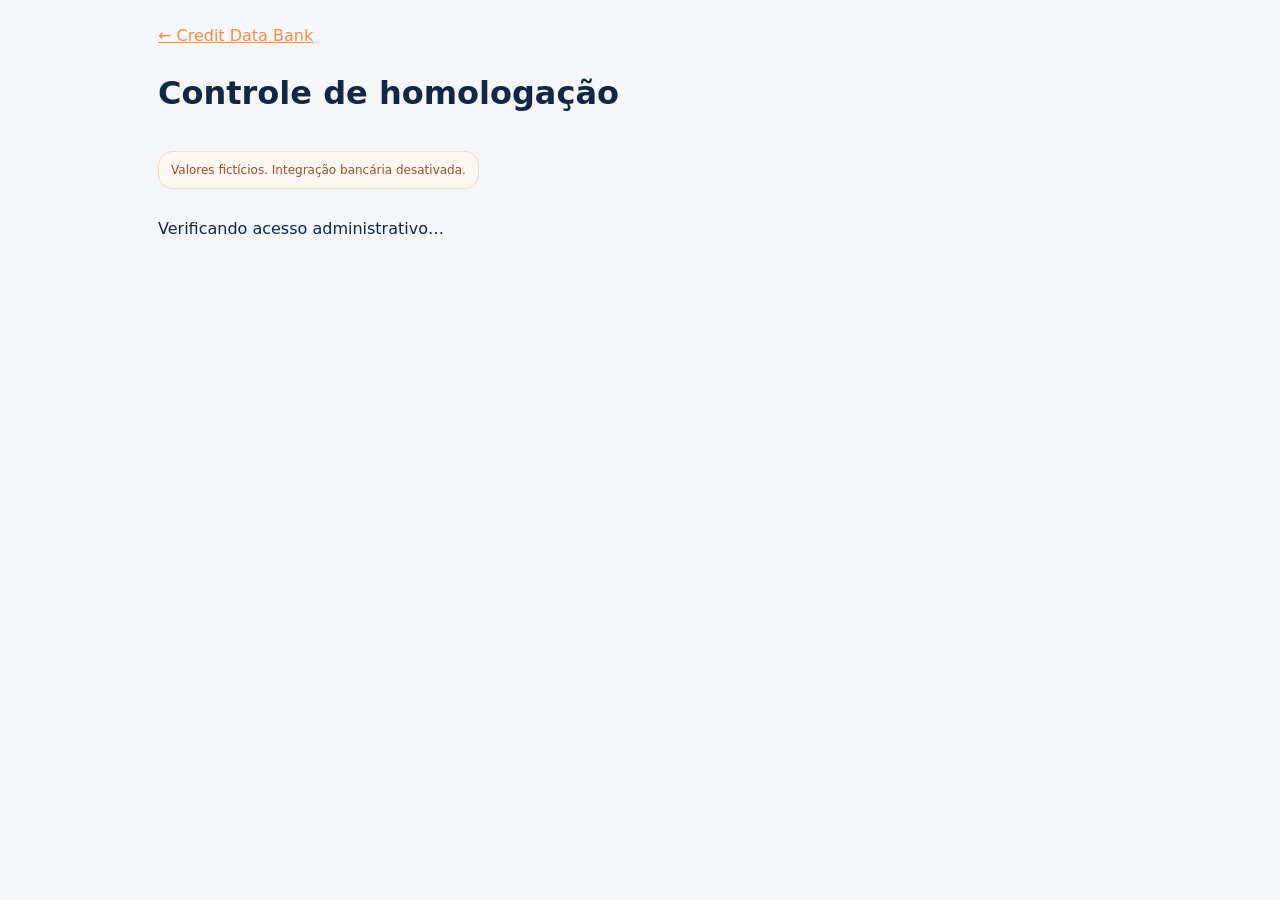
<file: admin-console.html>
<!doctype html><html lang="pt-BR"><head><meta charset="utf-8"><meta name="viewport" content="width=device-width,initial-scale=1"><title>Conciliação | Credit Data Bank</title><link rel="stylesheet" href="styles.css"><link rel="stylesheet" href="shared/premium.css"></head><body><main class="operations"><a href="/">← Credit Data Bank</a><h1>Controle de homologação</h1><p class="notice">Valores fictícios. Integração bancária desativada.</p><p id="message" role="status">Verificando acesso administrativo…</p><section id="panel" hidden><button id="reconcile">Executar conciliação de leitura</button><h2>Resultado</h2><p id="summary"></p><div id="findings"></div><button id="export" hidden>Exportar relatório PDF</button><p>Nenhum ajuste financeiro será executado por esta tela.</p></section></main><script type="module" src="admin-console.js"></script></body></html>
</file>
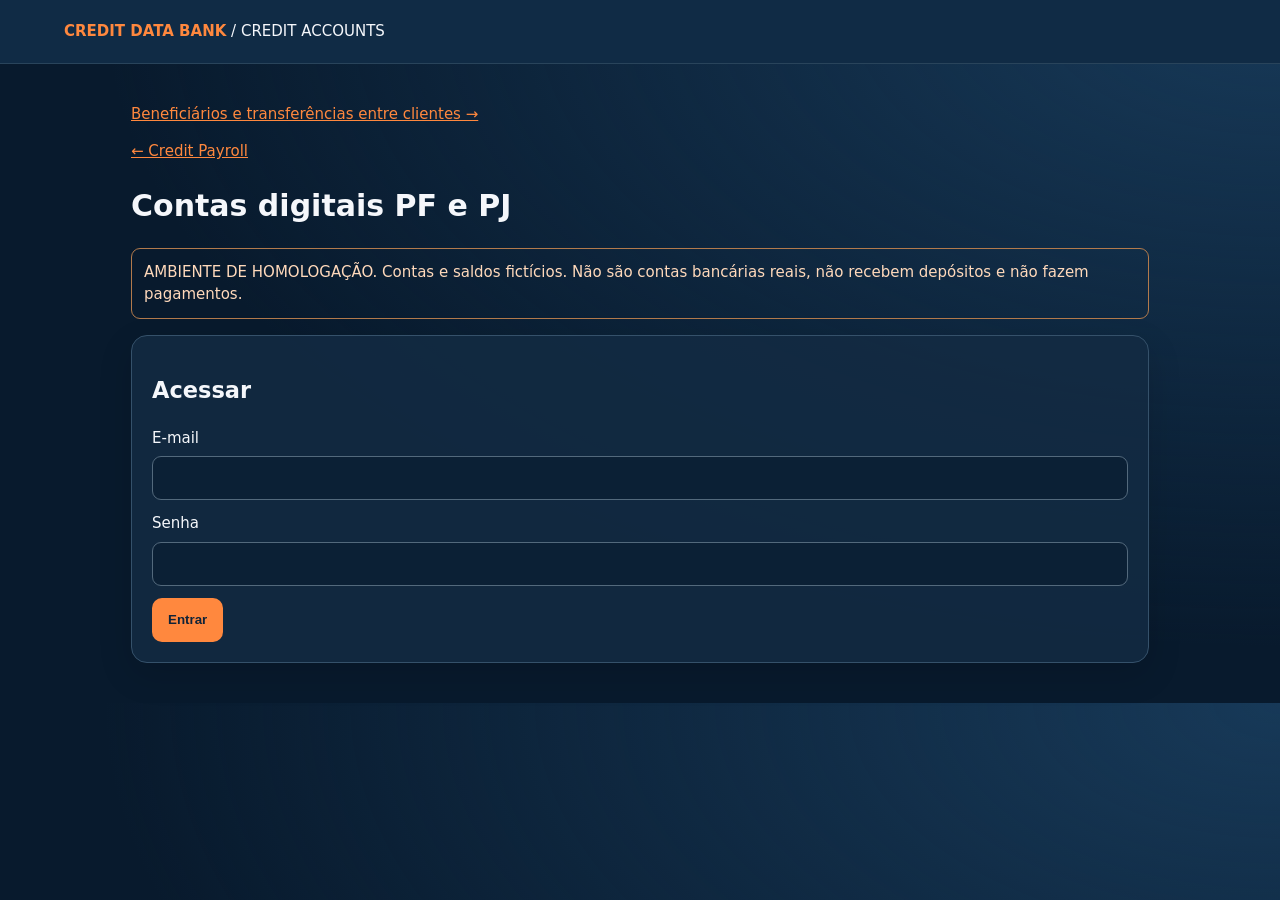
<file: credit-accounts-ledger.html>
<!doctype html><html lang="pt-BR"><head><meta charset="utf-8"><meta name="viewport" content="width=device-width,initial-scale=1"><title>Credit Accounts | Homologação</title><style>*{box-sizing:border-box}body{margin:0;background:#081a2d;color:#f2f5fa;font:15px system-ui,Arial}header{padding:20px 5%;background:#102b45;border-bottom:1px solid #29445b}header strong{color:#dfbe75}main{max-width:1050px;margin:auto;padding:24px 16px}.card{background:#122d47;border:1px solid #2b4860;border-radius:16px;padding:20px;margin:16px 0}label{display:block;margin:12px 0}input,select{display:block;width:100%;margin-top:7px;padding:12px;background:#0b2035;color:white;border:1px solid #53697c;border-radius:9px}button{background:#d8b873;border:0;color:#14253a;border-radius:9px;padding:12px 16px;font-weight:700;cursor:pointer}a{color:#dfbe75}.notice{padding:12px;border:1px solid #826e45;border-radius:9px;color:#e3c88f}.muted{color:#a9bfd2}.grid{display:grid;grid-template-columns:repeat(auto-fit,minmax(220px,1fr));gap:12px}section[hidden]{display:none}.balance{font-size:25px;color:#dfbe75;font-weight:bold}.account{border:1px solid #35536a;padding:16px;border-radius:12px}</style><link rel="stylesheet" href="shared/premium.css"></head><body><header><strong>CREDIT DATA BANK</strong> / CREDIT ACCOUNTS</header><main><p><a href="credit-clients.html">Beneficiários e transferências entre clientes →</a></p><a href="./payroll.html">← Credit Payroll</a><h1>Contas digitais PF e PJ</h1><p class="notice">AMBIENTE DE HOMOLOGAÇÃO. Contas e saldos fictícios. Não são contas bancárias reais, não recebem depósitos e não fazem pagamentos.</p><p id="msg" role="status"></p><section id="login" class="card"><h2>Acessar</h2><form id="auth"><label>E-mail<input type="email" name="email" required></label><label>Senha<input type="password" name="password" required></label><button>Entrar</button></form></section><section id="work" hidden><div class="card"><h2>Criar conta de teste</h2><form id="create"><div class="grid"><label>Tipo<select name="account_type"><option value="PF">Pessoa física (PF)</option><option value="PJ">Pessoa jurídica (PJ)</option></select></label><label>Nome de exibição<input name="display_name" minlength="2" maxlength="120" placeholder="Titular ou empresa" required></label></div><button>Criar conta fictícia</button></form></div><div class="card"><h2>Minhas contas</h2><div id="accounts" class="grid"></div><h2>Extrato e lançamentos de teste</h2><label>Conta<select id="selected"></select></label><p id="balance" class="balance">R$ 0,00</p><form id="entry"><label>Tipo<select name="kind"><option value="demo_credit">Crédito fictício</option><option value="demo_debit">Débito fictício</option></select></label><label>Valor (R$)<input name="amount" type="number" min="0.01" max="1000000" step="0.01" required></label><label>Descrição<input name="description" minlength="3" maxlength="150" required></label><button>Registrar lançamento fictício</button></form><div class="grid"><label>De<input type="date" id="from-date"></label><label>Até<input type="date" id="to-date"></label><label>Tipo<select id="filter-kind"><option value="">Todos</option><option value="demo_credit">Créditos</option><option value="demo_debit">Débitos</option></select></label></div><button id="filter">Filtrar</button> <button id="csv-export">CSV da página</button> <button id="pdf-export">PDF da página</button><div id="statement"></div><button id="previous">Anterior</button> <button id="next">Próxima</button></div></section></main><script type="module" src="credit-accounts-ledger.js"></script></body></html>
</file>
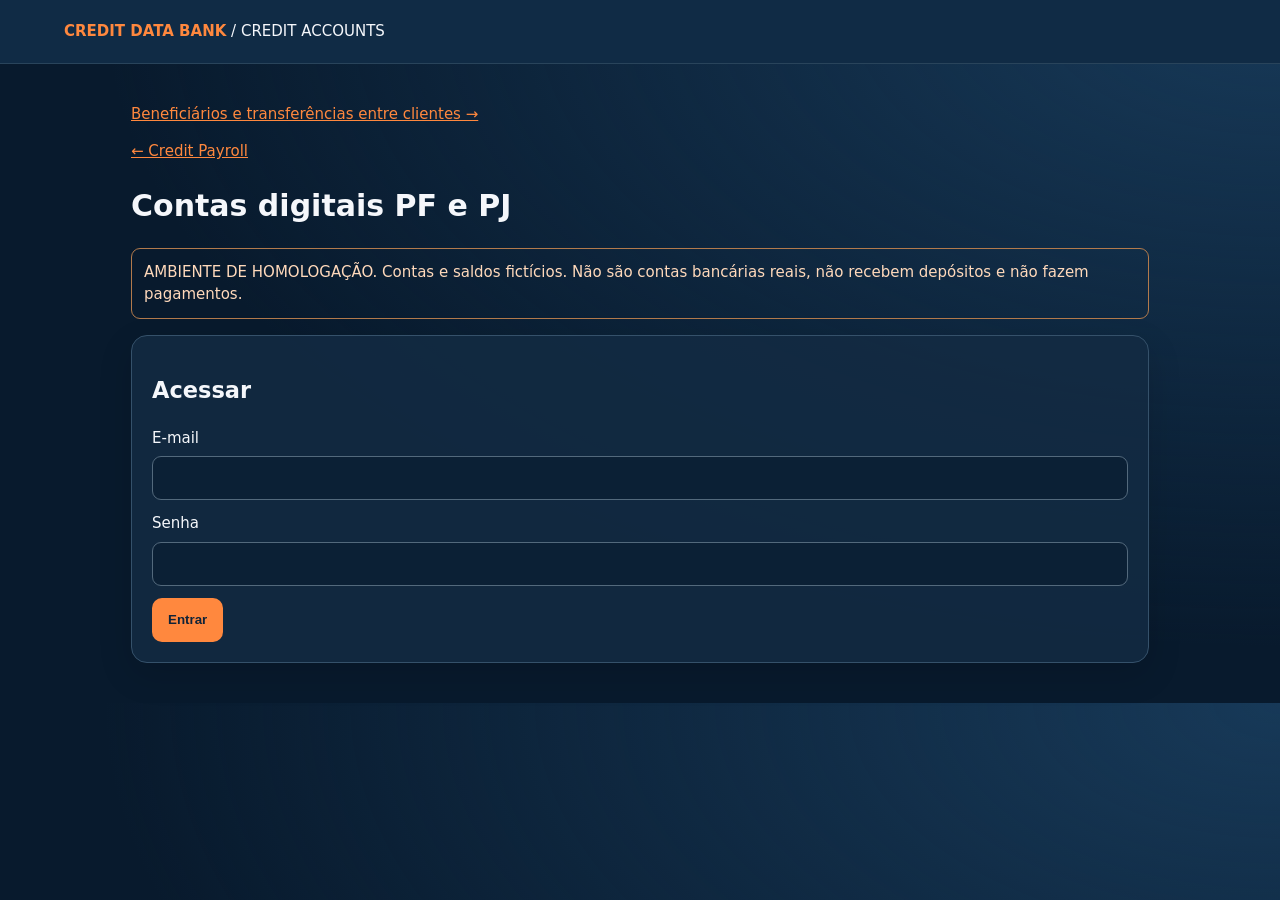
<file: credit-accounts.html>
<!doctype html><html lang="pt-BR"><head><meta charset="utf-8"><meta http-equiv="refresh" content="0;url=credit-accounts-ledger.html"><title>Contas | Credit Data Bank</title></head><body><a href="credit-accounts-ledger.html">Abrir contas e saldos de homologação</a></body></html>
</file>
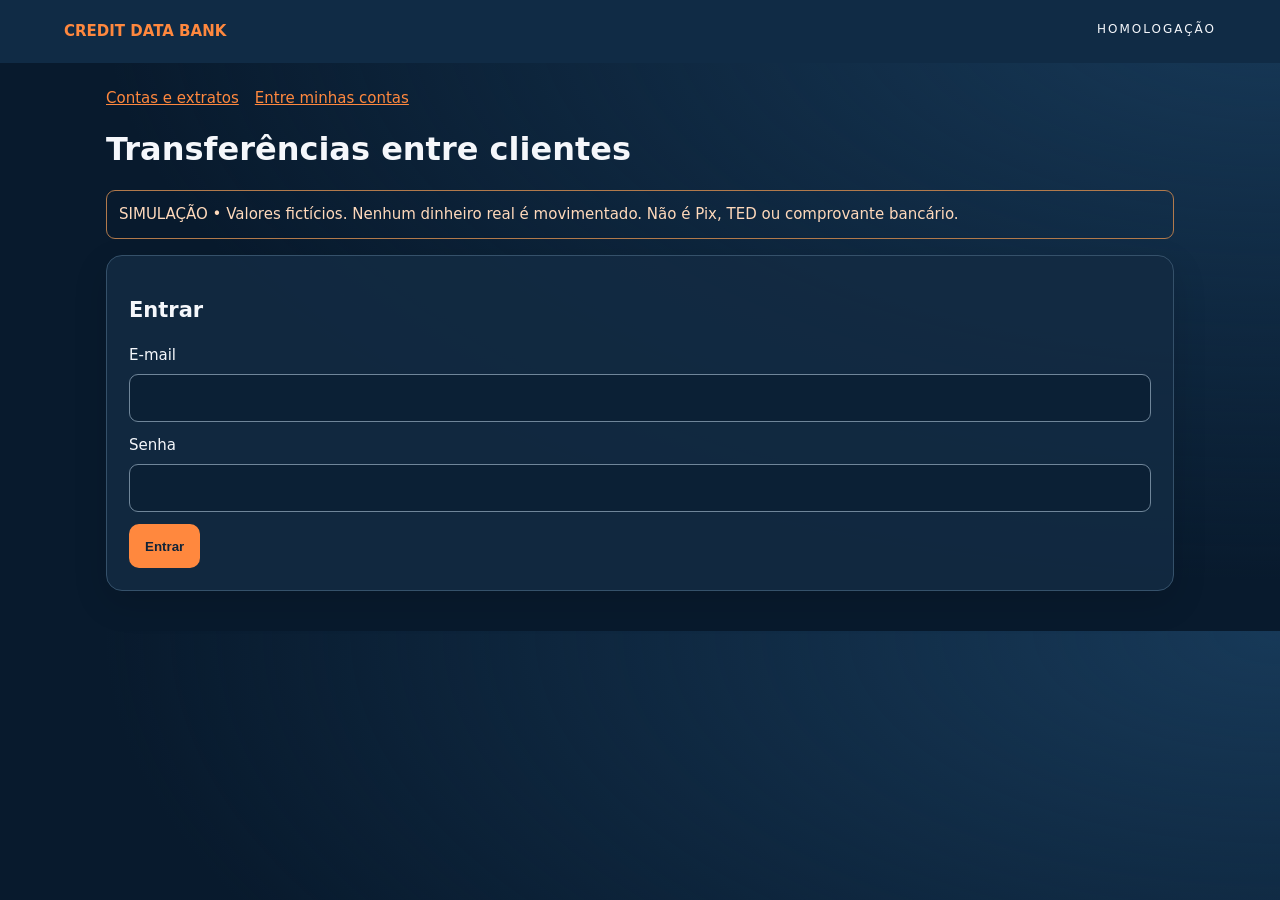
<file: credit-clients.html>
<!doctype html>
<html lang="pt-BR"><head><meta charset="utf-8"><meta name="viewport" content="width=device-width,initial-scale=1"><title>Beneficiários e transferências | Credit Data Bank</title><link rel="stylesheet" href="credit-clients.css"><link rel="stylesheet" href="shared/premium.css"></head>
<body><header><strong>CREDIT DATA BANK</strong><span>HOMOLOGAÇÃO</span></header><main>
<nav><a href="credit-accounts-ledger.html">Contas e extratos</a><a href="credit-transfers.html">Entre minhas contas</a><button id="logout" hidden>Sair</button></nav>
<h1>Transferências entre clientes</h1><p class="notice">SIMULAÇÃO • Valores fictícios. Nenhum dinheiro real é movimentado. Não é Pix, TED ou comprovante bancário.</p>
<p id="msg" role="status" aria-live="polite"></p>
<section id="login" class="card"><h2>Entrar</h2><form id="auth"><label>E-mail<input name="email" type="email" autocomplete="username" required></label><label>Senha<input name="password" type="password" autocomplete="current-password" required></label><button>Entrar</button></form></section>
<section id="work" hidden>
<div class="columns"><section class="card"><h2>Beneficiários</h2><p>Peça ao outro cliente o identificador da conta fictícia, disponível em Contas e extratos. Confira o nome cadastrado antes de transferir.</p>
<form id="beneficiary-form"><label>Identificador da conta de destino<input name="account" required placeholder="UUID da conta fictícia" pattern="[0-9a-fA-F]{8}-[0-9a-fA-F]{4}-[0-9a-fA-F]{4}-[0-9a-fA-F]{4}-[0-9a-fA-F]{12}"></label><label>Apelido<input name="nickname" required minlength="2" maxlength="80"></label><button>Salvar beneficiário</button></form><div id="beneficiaries"></div></section>
<section class="card"><h2>Nova transferência simulada</h2><form id="transfer-form"><label>Conta de origem<select id="source" name="source" required></select></label><label>Beneficiário<select id="beneficiary" name="beneficiary" required></select></label><label>Valor fictício (R$)<input name="amount" type="number" min="0.01" max="1000000" step="0.01" required></label><label>Descrição<input name="description" required minlength="3" maxlength="150"></label><button id="send">Revisar transferência</button></form><p class="muted">Limite por operação: R$ 1.000.000 fictícios.</p></section></div>
<section class="card"><h2>Histórico e comprovantes</h2><div class="toolbar"><label>Direção<select id="direction"><option value="all">Todas</option><option value="sent">Enviadas</option><option value="received">Recebidas</option></select></label><button id="refresh">Atualizar</button></div><div id="history"></div><button id="more" hidden>Carregar mais</button></section>
<section class="card"><h2>Minha atividade de segurança</h2><p class="muted">Últimos 20 eventos: beneficiários e tentativas de transferência.</p><div id="audit"></div></section>
</section>
<dialog id="review"><h2>Confirmar simulação</h2><div id="review-details"></div><p class="notice">Nenhum dinheiro real será movimentado.</p><button id="confirm">Confirmar valor fictício</button> <button id="cancel">Voltar</button></dialog>
<dialog id="receipt"><article id="receipt-content"></article><div class="toolbar no-print"><button id="download">Baixar comprovante (.txt)</button><button id="print">Imprimir / PDF</button><button id="close-receipt">Fechar</button></div></dialog>
</main><script type="module" src="credit-clients.js"></script></body></html>
</file>
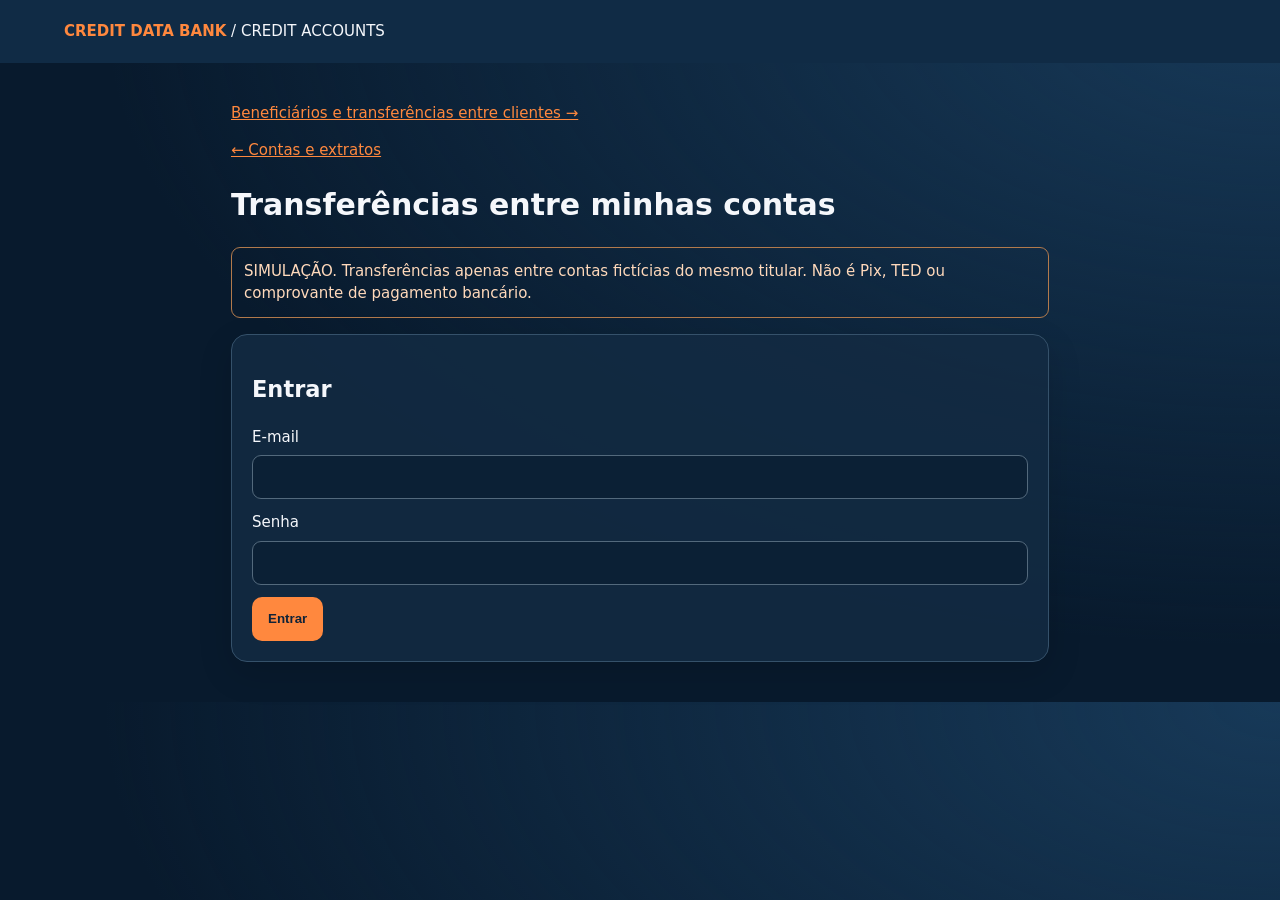
<file: credit-transfers.html>
<!doctype html><html lang="pt-BR"><head><meta charset="utf-8"><meta name="viewport" content="width=device-width,initial-scale=1"><title>Transferências fictícias | Credit Accounts</title><style>*{box-sizing:border-box}body{margin:0;background:#081a2d;color:#f2f5fa;font:15px system-ui,Arial}header{padding:20px 5%;background:#102b45}header strong{color:#dfbe75}main{max-width:850px;margin:auto;padding:24px 16px}.card{background:#122d47;border:1px solid #2b4860;border-radius:16px;padding:20px;margin:16px 0}label{display:block;margin:12px 0}input,select{display:block;width:100%;margin-top:7px;padding:12px;background:#0b2035;color:white;border:1px solid #53697c;border-radius:9px}button{background:#d8b873;border:0;color:#14253a;border-radius:9px;padding:12px 16px;font-weight:700;cursor:pointer}a{color:#dfbe75}.notice{padding:12px;border:1px solid #826e45;border-radius:9px;color:#e3c88f}.muted{color:#a9bfd2}section[hidden]{display:none}.balance{font-size:23px;color:#dfbe75}.receipt{border:1px dashed #dfbe75;padding:15px;margin-top:16px}</style><link rel="stylesheet" href="shared/premium.css"></head><body><header><strong>CREDIT DATA BANK</strong> / CREDIT ACCOUNTS</header><main><p><a href="credit-clients.html">Beneficiários e transferências entre clientes →</a></p><a href="./credit-accounts-ledger.html">← Contas e extratos</a><h1>Transferências entre minhas contas</h1><p class="notice">SIMULAÇÃO. Transferências apenas entre contas fictícias do mesmo titular. Não é Pix, TED ou comprovante de pagamento bancário.</p><p id="msg" role="status"></p><section id="login" class="card"><h2>Entrar</h2><form id="auth"><label>E-mail<input type="email" name="email" required></label><label>Senha<input type="password" name="password" required></label><button>Entrar</button></form></section><section id="work" hidden><div class="card"><h2>Nova transferência simulada</h2><form id="transfer"><label>Origem<select name="source" id="source" required></select></label><label>Destino<select name="destination" id="destination" required></select></label><label>Valor (R$)<input name="amount" type="number" min="0.01" max="1000000" step="0.01" required></label><label>Descrição<input name="description" minlength="3" maxlength="150" required></label><button>Transferir valor fictício</button></form><div id="receipt"></div></div><div class="card"><h2>Histórico de transferências simuladas</h2><div id="history"></div></div></section></main><script type="module" src="credit-transfers.js"></script></body></html>
</file>
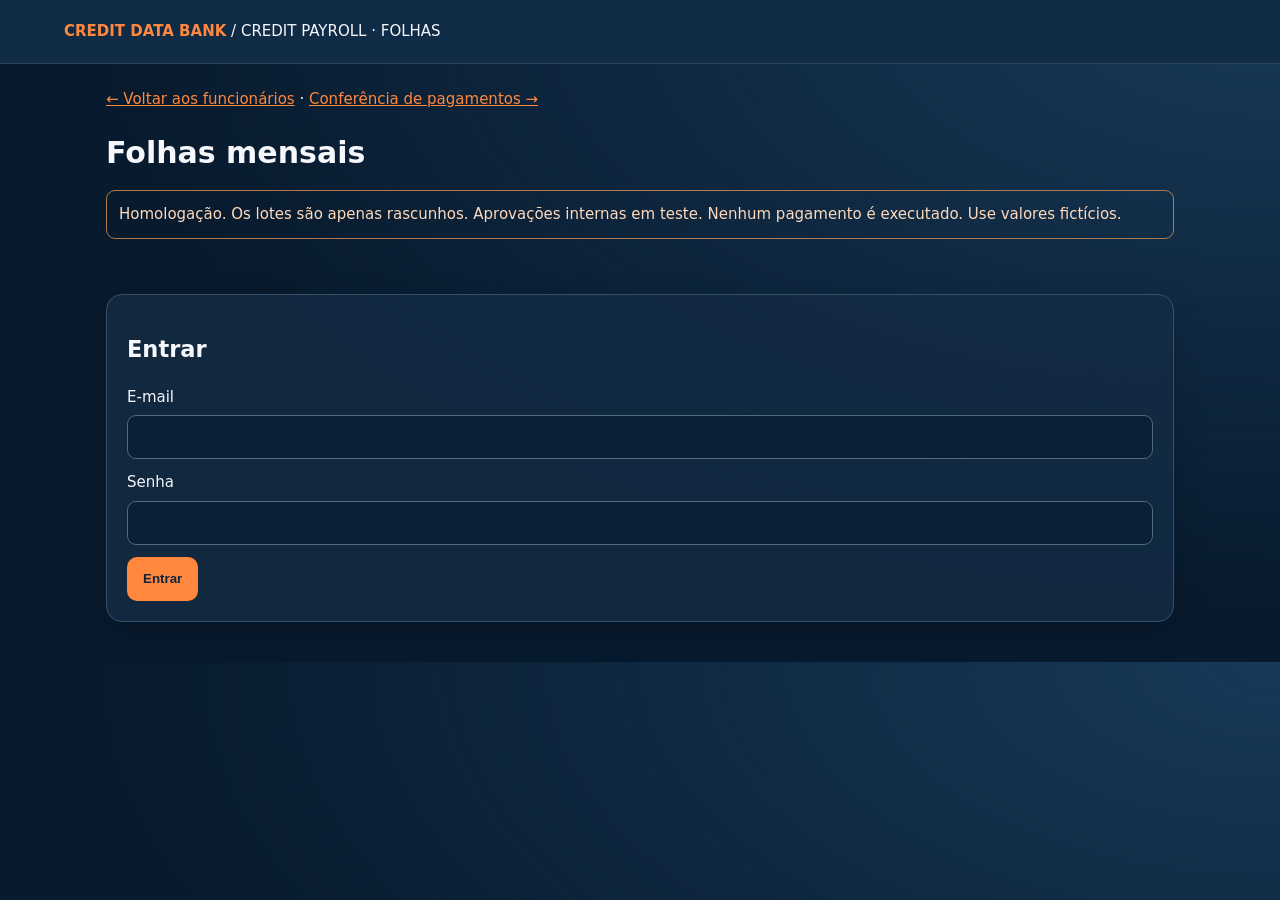
<file: payroll-batches.html>
<!doctype html><html lang="pt-BR"><head><meta charset="utf-8"><meta name="viewport" content="width=device-width,initial-scale=1"><title>Folhas | Credit Payroll</title><style>
*{box-sizing:border-box}body{margin:0;background:#081a2d;color:#f2f5fa;font:15px system-ui,Arial}header{padding:20px 5%;background:#102b45;border-bottom:1px solid #29445b}header strong{color:#dfbe75}main{max-width:1100px;margin:auto;padding:24px 16px}.card{background:#122d47;border:1px solid #2b4860;border-radius:16px;padding:20px;margin:16px 0}.grid{display:grid;grid-template-columns:repeat(auto-fit,minmax(200px,1fr));gap:14px}label{display:block;margin:12px 0}input,select{display:block;width:100%;margin-top:7px;padding:12px;background:#0b2035;color:white;border:1px solid #53697c;border-radius:9px}button{background:#d8b873;border:0;color:#14253a;border-radius:9px;padding:12px 16px;font-weight:700;cursor:pointer}button:disabled{opacity:.5}a{color:#dfbe75}.muted{color:#a9bfd2}.notice{padding:12px;border:1px solid #826e45;border-radius:9px;color:#e3c88f}table{border-collapse:collapse;width:100%;min-width:500px}td,th{padding:11px;border-bottom:1px solid #35536a;text-align:left}.scroll{overflow:auto}#msg{min-height:24px;color:#e7c580}section[hidden]{display:none}h1{margin-bottom:4px}.money{font-size:24px;color:#dfbe75;font-weight:700}
</style><link rel="stylesheet" href="shared/premium.css"></head><body><header><strong>CREDIT DATA BANK</strong> / CREDIT PAYROLL · FOLHAS</header><main><a href="./payroll.html">← Voltar aos funcionários</a> · <a href="./payroll-payments.html">Conferência de pagamentos →</a><h1>Folhas mensais</h1><p class="notice">Homologação. Os lotes são apenas rascunhos. Aprovações internas em teste. Nenhum pagamento é executado. Use valores fictícios.</p><div id="msg" role="status"></div>
<section id="login" class="card"><h2>Entrar</h2><form id="auth"><label>E-mail<input name="email" type="email" required></label><label>Senha<input name="password" type="password" required></label><button>Entrar</button></form></section>
<section id="work" hidden><div class="card"><h2>Nova folha</h2><form id="batchform"><div class="grid"><label>Empresa<select id="company" required></select></label><label>Competência<input type="month" name="competence" required></label><label>Tipo de pagamento<select id="timing" name="payment_timing"><option value="immediate">Imediato (futuro)</option><option value="scheduled">Agendado (futuro)</option></select></label><label id="datewrap" hidden>Data prevista<input type="date" id="scheduled" name="scheduled_date"></label></div><button>Criar rascunho</button></form></div>
<div class="card"><h2>Configurar aprovadores</h2><p class="muted">Cadastre duas contas de usuário diferentes, já confirmadas no banco, para financeiro e responsável autorizado.</p><form id="approverform"><div class="grid"><label>E-mail do usuário<input id="approveremail" type="email" required></label><label>Função<select id="approverrole"><option value="finance">Financeiro</option><option value="authorized">Responsável autorizado</option></select></label></div><button>Vincular aprovador</button></form></div><div class="card"><h2>Folhas e aprovações</h2><div class="scroll"><table><thead><tr><th>Competência</th><th>Pagamento</th><th>Status</th><th>Ação</th></tr></thead><tbody id="batches"></tbody></table></div></div>
<div class="card" id="detail" hidden><h2>Conferência da folha</h2><p id="batchtitle" class="muted"></p><form id="itemform"><div class="grid"><label>Funcionário<select id="employee" required></select></label><label>Valor líquido (R$)<input id="amount" type="number" min="0.01" max="100000000" step="0.01" required></label></div><button>Adicionar lançamento</button></form><div class="scroll"><table><thead><tr><th>Funcionário</th><th>Modalidade</th><th>Valor líquido</th></tr></thead><tbody id="items"></tbody></table></div><p class="money" id="total">Total: R$ 0,00</p><p id="approvalstatus"></p><button id="submitbatch">Enviar para aprovação financeira</button> <button id="approvebatch" hidden>Aprovar etapa pendente</button><div id="approvalhistory" class="muted"></div><p class="muted">Para preservar o histórico, este protótipo não permite alterar lançamentos. Aprovações internas disponíveis em homologação. Envio bancário desativado.</p></div></section></main>
<script type="module">
import{createClient}from'https://esm.sh/@supabase/supabase-js@2.49.10';
const db=createClient('https://jruspbiljejmknjvnesd.supabase.co','sb_publishable_02sp2eGomD108oDM1Be8yg_-z7URJmT');
const el=id=>document.getElementById(id),safe=s=>String(s??'').replace(/[&<>"']/g,c=>({'&':'&amp;','<':'&lt;','>':'&gt;','"':'&quot;',"'":'&#39;'}[c])),fmt=n=>Number(n||0).toLocaleString('pt-BR',{style:'currency',currency:'BRL'});
let user=null,company='',batch='',employees=[],batches=[];
const message=s=>el('msg').textContent=s;
async function init(){const r=await db.auth.getUser();user=r.data.user;el('login').hidden=!!user;el('work').hidden=!user;if(user)await loadCompanies()}
el('auth').onsubmit=async e=>{e.preventDefault();const f=new FormData(e.target),r=await db.auth.signInWithPassword({email:f.get('email'),password:f.get('password')});if(r.error)message('Falha no login.');else await init()};
el('timing').onchange=e=>{const scheduled=e.target.value==='scheduled';el('datewrap').hidden=!scheduled;el('scheduled').required=scheduled;if(!scheduled)el('scheduled').value=''};
async function loadCompanies(){const r=await db.from('payroll_companies').select('id,name').order('name');if(r.error)return message('Falha ao consultar empresas.');const list=r.data||[];el('company').innerHTML=list.map(x=>'<option value="'+safe(x.id)+'">'+safe(x.name)+'</option>').join('')||'<option value="">Nenhuma empresa</option>';company=list[0]?.id||'';await changeCompany()}
el('company').onchange=async e=>{company=e.target.value;batch='';el('detail').hidden=true;await changeCompany()};
async function changeCompany(){if(!company){el('batches').innerHTML='<tr><td colspan="4">Cadastre uma empresa primeiro.</td></tr>';return}const r=await db.from('payroll_employees').select('id,full_name,payment_method').eq('company_id',company).eq('active',true).order('full_name');if(r.error)return message('Falha ao carregar funcionários.');employees=r.data||[];el('employee').innerHTML=employees.map(x=>'<option value="'+safe(x.id)+'">'+safe(x.full_name)+'</option>').join('')||'<option value="">Nenhum funcionário ativo</option>';await loadBatches()}
el('batchform').onsubmit=async e=>{e.preventDefault();if(!company)return message('Selecione uma empresa.');const f=new FormData(e.target),timing=f.get('payment_timing'),date=f.get('scheduled_date');if(timing==='scheduled'&&!date)return message('Informe a data agendada.');const b=e.target.querySelector('button');b.disabled=true;const r=await db.from('payroll_batches').insert({company_id:company,competence:f.get('competence'),payment_timing:timing,scheduled_date:timing==='scheduled'?date:null,created_by:user.id}).select('id').single();b.disabled=false;if(r.error)return message('Não foi possível criar a folha.');batch=r.data.id;message('Rascunho criado.');await loadBatches();await showBatch(batch)};
async function loadBatches(){const r=await db.from('payroll_batches').select('id,competence,payment_timing,scheduled_date,status,created_at').eq('company_id',company).order('created_at',{ascending:false}).limit(100);if(r.error)return message('Falha ao consultar folhas.');batches=r.data||[];el('batches').innerHTML=batches.map(x=>'<tr><td>'+safe(x.competence)+'</td><td>'+safe(x.payment_timing==='scheduled'?'Agendado '+x.scheduled_date:'Imediato')+'</td><td>'+safe(({draft:'Rascunho',pending_finance:'Aguardando financeiro',pending_authorized:'Aguardando responsável',approved:'Aprovado'})[x.status]||x.status)+'</td><td><button data-batch="'+safe(x.id)+'">Abrir</button></td></tr>').join('')||'<tr><td colspan="4">Nenhuma folha cadastrada.</td></tr>';el('batches').querySelectorAll('[data-batch]').forEach(b=>b.onclick=()=>showBatch(b.dataset.batch))};
async function showBatch(id){const selected=batches.find(x=>x.id===id);if(!selected)return;batch=id;el('detail').hidden=false;el('batchtitle').textContent='Competência '+selected.competence+' · '+(selected.payment_timing==='scheduled'?'Agendado para '+selected.scheduled_date:'Pagamento imediato futuro');await loadItems();await loadApproval()}
async function loadItems(){const r=await db.from('payroll_batch_items').select('id,employee_id,net_amount').eq('batch_id',batch).order('created_at');if(r.error)return message('Falha ao consultar lançamentos.');const items=r.data||[],lookup=Object.fromEntries(employees.map(x=>[x.id,x]));el('items').innerHTML=items.map(x=>'<tr><td>'+safe(lookup[x.employee_id]?.full_name||'Funcionário')+'</td><td>'+safe(lookup[x.employee_id]?.payment_method==='pix'?'Pix':'Transferência')+'</td><td>'+fmt(x.net_amount)+'</td></tr>').join('')||'<tr><td colspan="3">Nenhum lançamento.</td></tr>';el('total').textContent='Total: '+fmt(items.reduce((a,x)=>a+Number(x.net_amount),0));el('itemform').hidden=batches.find(x=>x.id===batch)?.status!=='draft'}
el('itemform').onsubmit=async e=>{e.preventDefault();if(!batch)return message('Abra uma folha primeiro.');const employee=el('employee').value,amount=Number(el('amount').value);if(!employees.some(x=>x.id===employee)||!Number.isFinite(amount)||amount<=0||amount>100000000)return message('Funcionário ou valor inválido.');const b=e.target.querySelector('button');b.disabled=true;const r=await db.from('payroll_batch_items').insert({batch_id:batch,employee_id:employee,net_amount:amount});b.disabled=false;if(r.error)return message('Não foi possível adicionar. Verifique se o funcionário já está na folha.');el('amount').value='';message('Lançamento salvo.');await loadItems()};
async function loadApproval(){const x=batches.find(v=>v.id===batch);if(!x)return;el('approvalstatus').textContent=({draft:'Rascunho: aguardando envio',pending_finance:'Aguardando aprovação financeira',pending_authorized:'Aguardando aprovação do responsável',approved:'Dupla aprovação concluída. Sem execução bancária.'})[x.status]||x.status;el('submitbatch').hidden=x.status!=='draft';el('approvebatch').hidden=!['pending_finance','pending_authorized'].includes(x.status);el('approvebatch').textContent=x.status==='pending_finance'?'Aprovar como financeiro':'Aprovar como responsável';const r=await db.from('payroll_approval_events').select('action,created_at,actor_id').eq('batch_id',batch).order('created_at');el('approvalhistory').innerHTML=r.error?'Histórico indisponível':(r.data||[]).map(v=>'<p>'+safe(({submit:'Enviado',finance_approve:'Financeiro aprovou',authorized_approve:'Responsável aprovou'})[v.action]||v.action)+' · '+safe(new Date(v.created_at).toLocaleString('pt-BR'))+' · '+safe(v.actor_id.slice(0,8))+'</p>').join('')}
el('submitbatch').onclick=async()=>{if(!batch)return;el('submitbatch').disabled=true;const r=await db.rpc('payroll_submit',{p_batch:batch});el('submitbatch').disabled=false;if(r.error)return message('Não foi possível enviar: '+r.error.message);message('Folha enviada para aprovação financeira.');await loadBatches();await showBatch(batch)};
el('approvebatch').onclick=async()=>{if(!batch)return;el('approvebatch').disabled=true;const r=await db.rpc('payroll_approve',{p_batch:batch});el('approvebatch').disabled=false;if(r.error)return message('Aprovação negada: '+r.error.message);message('Aprovação registrada.');await loadBatches();await showBatch(batch)};
el('approverform').onsubmit=async e=>{e.preventDefault();if(!company)return message('Selecione uma empresa.');const b=e.target.querySelector('button');b.disabled=true;const r=await db.rpc('payroll_assign_approver',{p_company:company,p_email:el('approveremail').value.trim(),p_role:el('approverrole').value});b.disabled=false;message(r.error?'Não foi possível vincular: '+r.error.message:'Aprovador vinculado com sucesso.')};
init().catch(()=>message('Falha ao iniciar folhas.'));
</script></body></html>
</file>
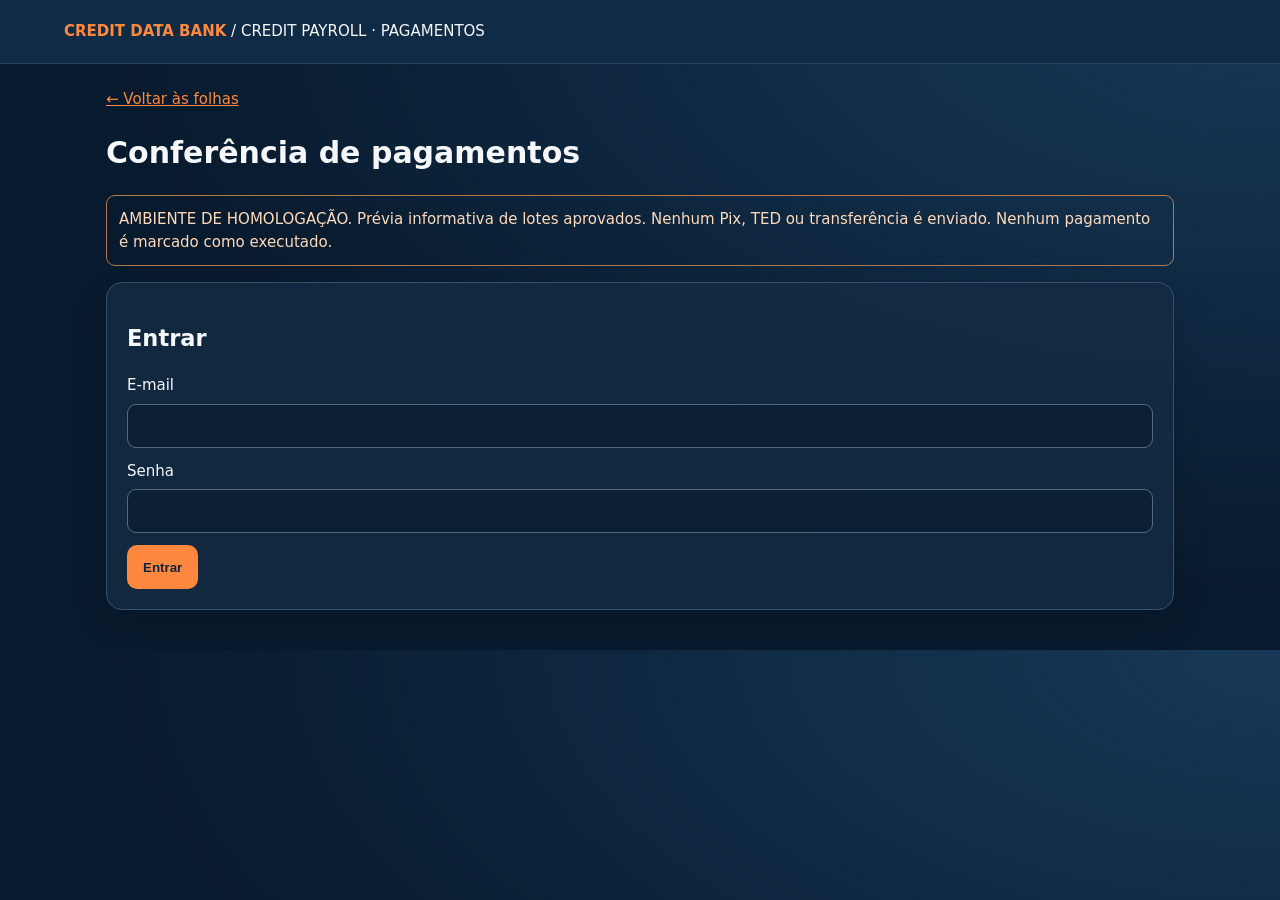
<file: payroll-payments.html>
<!doctype html><html lang="pt-BR"><head><meta charset="utf-8"><meta name="viewport" content="width=device-width,initial-scale=1"><title>Conferência de pagamentos | Credit Payroll</title><style>*{box-sizing:border-box}body{margin:0;background:#081a2d;color:#f2f5fa;font:15px system-ui,Arial}header{padding:20px 5%;background:#102b45;border-bottom:1px solid #29445b}header strong{color:#dfbe75}main{max-width:1100px;margin:auto;padding:24px 16px}.card{background:#122d47;border:1px solid #2b4860;border-radius:16px;padding:20px;margin:16px 0}.grid{display:grid;grid-template-columns:repeat(auto-fit,minmax(190px,1fr));gap:12px}label{display:block;margin:12px 0}input,select{display:block;width:100%;margin-top:7px;padding:12px;background:#0b2035;color:white;border:1px solid #53697c;border-radius:9px}button{background:#d8b873;border:0;color:#14253a;border-radius:9px;padding:12px 16px;font-weight:700;cursor:pointer}a{color:#dfbe75}.notice{padding:12px;border:1px solid #826e45;border-radius:9px;color:#e3c88f}.muted{color:#a9bfd2}.scroll{overflow:auto}table{border-collapse:collapse;width:100%;min-width:590px}td,th{padding:11px;border-bottom:1px solid #35536a;text-align:left}.money{font-size:22px;color:#dfbe75;font-weight:700}section[hidden]{display:none}</style><link rel="stylesheet" href="shared/premium.css"></head><body><header><strong>CREDIT DATA BANK</strong> / CREDIT PAYROLL · PAGAMENTOS</header><main><a href="./payroll-batches.html">← Voltar às folhas</a><h1>Conferência de pagamentos</h1><p class="notice">AMBIENTE DE HOMOLOGAÇÃO. Prévia informativa de lotes aprovados. Nenhum Pix, TED ou transferência é enviado. Nenhum pagamento é marcado como executado.</p><p id="msg" role="status"></p><section id="login" class="card"><h2>Entrar</h2><form id="auth"><label>E-mail<input type="email" name="email" required></label><label>Senha<input type="password" name="password" required></label><button>Entrar</button></form></section><section id="work" hidden><div class="card"><div class="grid"><label>Empresa<select id="company"></select></label><label>Folha aprovada<select id="batch"></select></label></div><p class="muted" id="timing"></p></div><div class="card"><h2>Resumo do lote aprovado</h2><div class="grid"><div><div class="muted">Total de funcionários</div><div class="money" id="count">0</div></div><div><div class="muted">Total Pix</div><div class="money" id="pix">R$ 0,00</div></div><div><div class="muted">Total transferências</div><div class="money" id="bank">R$ 0,00</div></div><div><div class="muted">Total da folha</div><div class="money" id="total">R$ 0,00</div></div></div><div class="scroll"><table><thead><tr><th>Funcionário</th><th>Modalidade</th><th>Valor líquido</th><th>Situação</th></tr></thead><tbody id="items"></tbody></table></div><div id="simulation" class="notice"><p id="simstatus">Carregando histórico de simulação...</p><label>Conta de origem fictícia<select id="funding"></select></label><button id="simulate" hidden>Simular processamento do lote</button></div><p class="muted">Prévia de pagamento. Dados bancários e chaves Pix não são exibidos nem enviados nesta etapa. Integração financeira e conciliação serão desenvolvidas separadamente.</p></div></section></main><script type="module">import{createClient}from'https://esm.sh/@supabase/supabase-js@2.49.10';const db=createClient('https://jruspbiljejmknjvnesd.supabase.co','sb_publishable_02sp2eGomD108oDM1Be8yg_-z7URJmT');const el=id=>document.getElementById(id),safe=s=>String(s??'').replace(/[&<>"']/g,c=>({'&':'&amp;','<':'&lt;','>':'&gt;','"':'&quot;',"'":'&#39;'}[c])),fmt=n=>Number(n||0).toLocaleString('pt-BR',{style:'currency',currency:'BRL'});let batches=[];const msg=s=>el('msg').textContent=s;async function init(){const r=await db.auth.getUser(),logged=!!r.data.user;el('login').hidden=logged;el('work').hidden=!logged;if(!logged)return;const c=await db.from('payroll_companies').select('id,name').order('name');if(c.error)return msg('Erro ao consultar empresas.');el('company').innerHTML=(c.data||[]).map(x=>'<option value="'+safe(x.id)+'">'+safe(x.name)+'</option>').join('');const accounts=await db.from('credit_accounts').select('id,display_name').eq('status','sandbox');el('funding').innerHTML=(accounts.data||[]).map(x=>'<option value="'+safe(x.id)+'">'+safe(x.display_name)+'</option>').join('');await companies()}el('auth').onsubmit=async e=>{e.preventDefault();const f=new FormData(e.target),r=await db.auth.signInWithPassword({email:f.get('email'),password:f.get('password')});if(r.error)return msg('Falha no login.');await init()};el('company').onchange=companies;el('simulate').onclick=async()=>{const b=batches.find(x=>x.id===el('batch').value);if(!b)return; if(!confirm('Debitar o saldo FICTÍCIO da conta selecionada e simular este lote? Nenhum pagamento real será enviado.'))return;el('simulate').disabled=true;const r=await db.rpc('payroll_simulate_funded',{p_batch:b.id,p_account:el('funding').value});el('simulate').disabled=false;if(r.error)return msg('Simulação não registrada: '+r.error.message);msg('Simulação fictícia registrada com sucesso. Nenhum dinheiro foi movimentado.');await details()};el('batch').onchange=details;async function companies(){const company=el('company').value;const r=await db.from('payroll_batches').select('id,competence,payment_timing,scheduled_date,status').eq('company_id',company).eq('status','approved').order('created_at',{ascending:false});if(r.error)return msg('Erro ao carregar folhas aprovadas.');batches=r.data||[];el('batch').innerHTML=batches.map(x=>'<option value="'+safe(x.id)+'">'+safe(x.competence)+'</option>').join('');await details()}async function details(){const b=batches.find(x=>x.id===el('batch').value);for(const id of ['count','pix','bank','total'])el(id).textContent=id==='count'?'0':fmt(0);el('items').innerHTML='';el('timing').textContent='';el('simulate').hidden=true;el('simstatus').textContent='Nenhum lote selecionado.';if(!b){msg('Nenhuma folha aprovada nesta empresa.');return}msg('Prévia de pagamentos aprovada, sem execução bancária.');el('timing').textContent=b.payment_timing==='scheduled'?'Pagamento agendado para '+b.scheduled_date+' (não executado)':'Pagamento imediato (não executado)';const [i,e,s]=await Promise.all([db.from('payroll_batch_items').select('employee_id,net_amount').eq('batch_id',b.id),db.from('payroll_employees').select('id,full_name,payment_method').eq('company_id',el('company').value),db.from('payroll_payment_simulations').select('id,simulated_at,item_count,total_amount').eq('batch_id',b.id).maybeSingle()]);if(i.error||e.error||s.error)return msg('Erro ao carregar lançamentos.');const employees=Object.fromEntries((e.data||[]).map(x=>[x.id,x]));let pix=0,bank=0;el('items').innerHTML=(i.data||[]).map(x=>{const emp=employees[x.employee_id],isPix=emp?.payment_method==='pix';if(isPix)pix+=Number(x.net_amount);else bank+=Number(x.net_amount);return '<tr><td>'+safe(emp?.full_name||'Funcionário')+'</td><td>'+safe(isPix?'Pix':'Transferência')+'</td><td>'+fmt(x.net_amount)+'</td><td>Autorizado internamente, não enviado</td></tr>'}).join('');el('count').textContent=String((i.data||[]).length);el('pix').textContent=fmt(pix);el('bank').textContent=fmt(bank);el('total').textContent=fmt(pix+bank);if(s.data){el('simstatus').textContent='Simulação registrada em '+new Date(s.data.simulated_at).toLocaleString('pt-BR')+' · '+s.data.item_count+' lançamentos · '+fmt(s.data.total_amount)+' · sem movimentação bancária.';el('simulate').hidden=true}else{el('simstatus').textContent='Ainda não simulado. A simulação debita saldo fictício e não executa pagamentos reais. Lotes antigos sem snapshot exigem revisão.';el('simulate').hidden=false}}init().catch(()=>msg('Falha ao iniciar.'));</script></body></html>
</file>
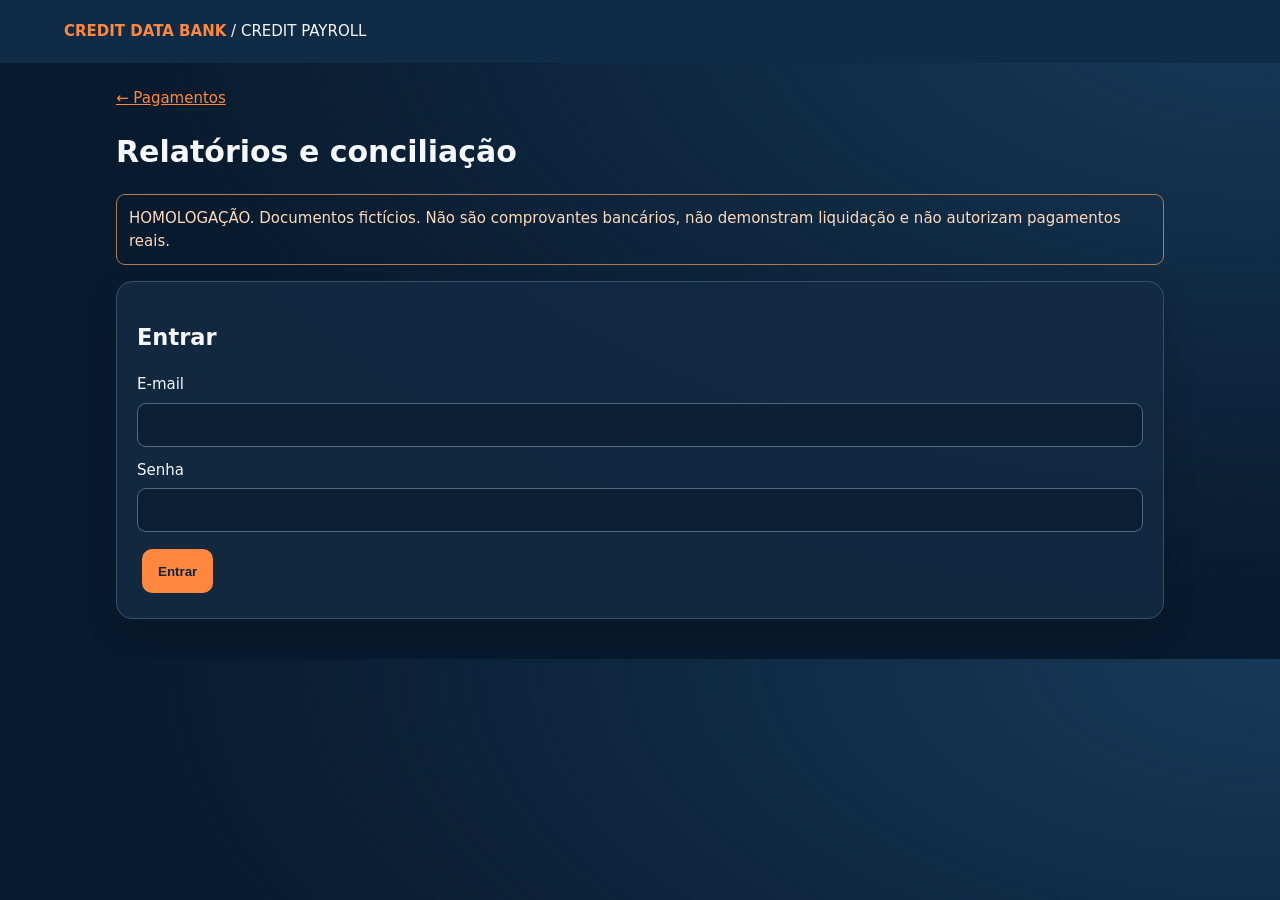
<file: payroll-reports.html>
<!doctype html><html lang="pt-BR"><head><meta charset="utf-8"><meta name="viewport" content="width=device-width,initial-scale=1"><title>Relatórios e conciliação | Credit Payroll</title><style>*{box-sizing:border-box}body{margin:0;background:#081a2d;color:#f2f5fa;font:15px system-ui,Arial}header{padding:20px 5%;background:#102b45}header strong{color:#dfbe75}main{max-width:1080px;margin:auto;padding:24px 16px}.card{background:#122d47;border:1px solid #2b4860;border-radius:16px;padding:20px;margin:16px 0}label{display:block;margin:12px 0}input,select{display:block;width:100%;margin-top:7px;padding:12px;background:#0b2035;color:white;border:1px solid #53697c;border-radius:9px}button{background:#d8b873;border:0;color:#14253a;border-radius:9px;padding:12px 16px;font-weight:700;cursor:pointer;margin:5px}a{color:#dfbe75}.notice{padding:12px;border:1px solid #826e45;border-radius:9px;color:#e3c88f}.muted{color:#a9bfd2}.scroll{overflow:auto}table{border-collapse:collapse;width:100%;min-width:600px}td,th{padding:11px;border-bottom:1px solid #35536a;text-align:left}.grid{display:grid;grid-template-columns:repeat(auto-fit,minmax(210px,1fr));gap:12px}section[hidden]{display:none}@media print{body{background:white;color:black}header,nav,button,#login,#msg,.notice{display:none!important}.card{border:0}table{color:black}h1:before{content:"RELATÓRIO DE SIMULAÇÃO - NÃO PAGO";display:block;font-size:16px;color:#a00}}</style><link rel="stylesheet" href="shared/premium.css"></head><body><header><strong>CREDIT DATA BANK</strong> / CREDIT PAYROLL</header><main><nav><a href="./payroll-payments.html">← Pagamentos</a></nav><h1>Relatórios e conciliação</h1><p class="notice">HOMOLOGAÇÃO. Documentos fictícios. Não são comprovantes bancários, não demonstram liquidação e não autorizam pagamentos reais.</p><p id="msg" role="status"></p><section id="login" class="card"><h2>Entrar</h2><form id="auth"><label>E-mail<input type="email" name="email" required></label><label>Senha<input type="password" name="password" required></label><button>Entrar</button></form></section><section id="work" hidden><div class="card"><div class="grid"><label>Empresa<select id="company"></select></label><label>Folha<select id="batch"></select></label></div><button id="csv">Exportar CSV</button><button id="print">Imprimir / Salvar PDF</button></div><div class="card"><h2>Conciliação interna</h2><p id="status"></p><p id="summary"></p><p id="audit" class="muted"></p><div class="scroll"><table><thead><tr><th>Funcionário</th><th>Modalidade</th><th>Valor líquido</th><th>Situação</th></tr></thead><tbody id="rows"></tbody></table></div></div></section></main><script type="module">import{createClient}from'https://esm.sh/@supabase/supabase-js@2.49.10';const db=createClient('https://jruspbiljejmknjvnesd.supabase.co','sb_publishable_02sp2eGomD108oDM1Be8yg_-z7URJmT');const el=id=>document.getElementById(id),fmt=n=>Number(n||0).toLocaleString('pt-BR',{style:'currency',currency:'BRL'}),safe=s=>String(s??'').replace(/[&<>"']/g,c=>({'&':'&amp;','<':'&lt;','>':'&gt;','"':'&quot;','\u0027':'&#39;'}[c]));let batches=[],rows=[],report=null;const msg=s=>el('msg').textContent=s;async function init(){const r=await db.auth.getUser(),logged=!!r.data.user;el('login').hidden=logged;el('work').hidden=!logged;if(!logged)return;const c=await db.from('payroll_companies').select('id,name').order('name');if(c.error)return msg('Erro ao consultar empresas.');el('company').innerHTML=(c.data||[]).map(x=>'<option value="'+safe(x.id)+'">'+safe(x.name)+'</option>').join('');await companies()}el('auth').onsubmit=async e=>{e.preventDefault();const f=new FormData(e.target),r=await db.auth.signInWithPassword({email:f.get('email'),password:f.get('password')});if(r.error)return msg('Falha no login.');await init()};el('company').onchange=companies;el('batch').onchange=details;async function companies(){const r=await db.from('payroll_batches').select('id,competence,status,payment_timing,scheduled_date').eq('company_id',el('company').value).order('created_at',{ascending:false});if(r.error)return msg('Erro ao consultar folhas.');batches=r.data||[];el('batch').innerHTML=batches.map(x=>'<option value="'+safe(x.id)+'">'+safe(x.competence)+' · '+safe(x.status)+'</option>').join('');await details()}async function details(){report=null;rows=[];el('rows').innerHTML='';el('status').textContent='';el('summary').textContent='';el('audit').textContent='';const b=batches.find(x=>x.id===el('batch').value);if(!b){msg('Nenhuma folha encontrada.');return}const [i,e,s]=await Promise.all([db.from('payroll_batch_items').select('employee_id,net_amount').eq('batch_id',b.id),db.from('payroll_employees').select('id,full_name,payment_method').eq('company_id',el('company').value),db.from('payroll_payment_simulations').select('id,simulated_at,item_count,total_amount,pix_amount,bank_amount').eq('batch_id',b.id).maybeSingle()]);if(i.error||e.error||s.error)return msg('Não foi possível carregar a conciliação.');const people=Object.fromEntries((e.data||[]).map(x=>[x.id,x]));rows=(i.data||[]).map(x=>({name:people[x.employee_id]?.full_name||'Funcionário',method:people[x.employee_id]?.payment_method==='pix'?'Pix':'Transferência',amount:Number(x.net_amount)}));const total=rows.reduce((a,x)=>a+x.amount,0),pix=rows.filter(x=>x.method==='Pix').reduce((a,x)=>a+x.amount,0),bank=total-pix;const sim=s.data;const match=!!sim&&b.status==='approved'&&sim.item_count===rows.length&&Math.abs(Number(sim.total_amount)-total)<0.005&&Math.abs(Number(sim.pix_amount)-pix)<0.005&&Math.abs(Number(sim.bank_amount)-bank)<0.005;const status=!sim?'Sem processamento simulado':match?'Conferência interna consistente':'DIVERGÊNCIA ENTRE FOLHA E SIMULAÇÃO';el('status').textContent='Status: '+status;el('summary').textContent='Competência '+b.competence+' | '+rows.length+' lançamentos | Pix '+fmt(pix)+' | Transferências '+fmt(bank)+' | Total '+fmt(total);el('audit').textContent=sim?'Registro '+sim.id+' | '+new Date(sim.simulated_at).toLocaleString('pt-BR')+' | Nenhum pagamento bancário executado.':'Sem registro de simulação. Nenhum pagamento bancário executado.';el('rows').innerHTML=rows.map(x=>'<tr><td>'+safe(x.name)+'</td><td>'+safe(x.method)+'</td><td>'+fmt(x.amount)+'</td><td>SIMULAÇÃO / NÃO PAGO</td></tr>').join('');report={competence:b.competence,status,total,pix,bank,simid:sim?.id||'',date:sim?.simulated_at||'',company:el('company').selectedOptions[0]?.textContent||''};msg('Relatório carregado. Conciliação apenas interna, sem extrato bancário.')};el('csv').onclick=()=>{if(!report)return msg('Selecione uma folha.');const q=v=>String(v??'').replaceAll('"','""');const data=[['RELATÓRIO DE SIMULAÇÃO - NÃO PAGO'],['Empresa',report.company],['Competência',report.competence],['Status',report.status],['ID simulação',report.simid],['Funcionário','Modalidade','Valor (R$)','Situação'],...rows.map(x=>[x.name,x.method,x.amount.toFixed(2),'SIMULAÇÃO - NÃO PAGO'])];const csv='\uFEFF'+data.map(line=>line.map(v=>'"'+q(v)+'"').join(';')).join('\r\n');const url=URL.createObjectURL(new Blob([csv],{type:'text/csv;charset=utf-8'})),a=document.createElement('a');a.href=url;a.download='credit-payroll-relatorio-'+report.competence+'.csv';a.click();setTimeout(()=>URL.revokeObjectURL(url),1000)};el('print').onclick=()=>{if(!report)return msg('Selecione uma folha.');window.print()};init().catch(()=>msg('Falha ao iniciar.'));</script></body></html>
</file>
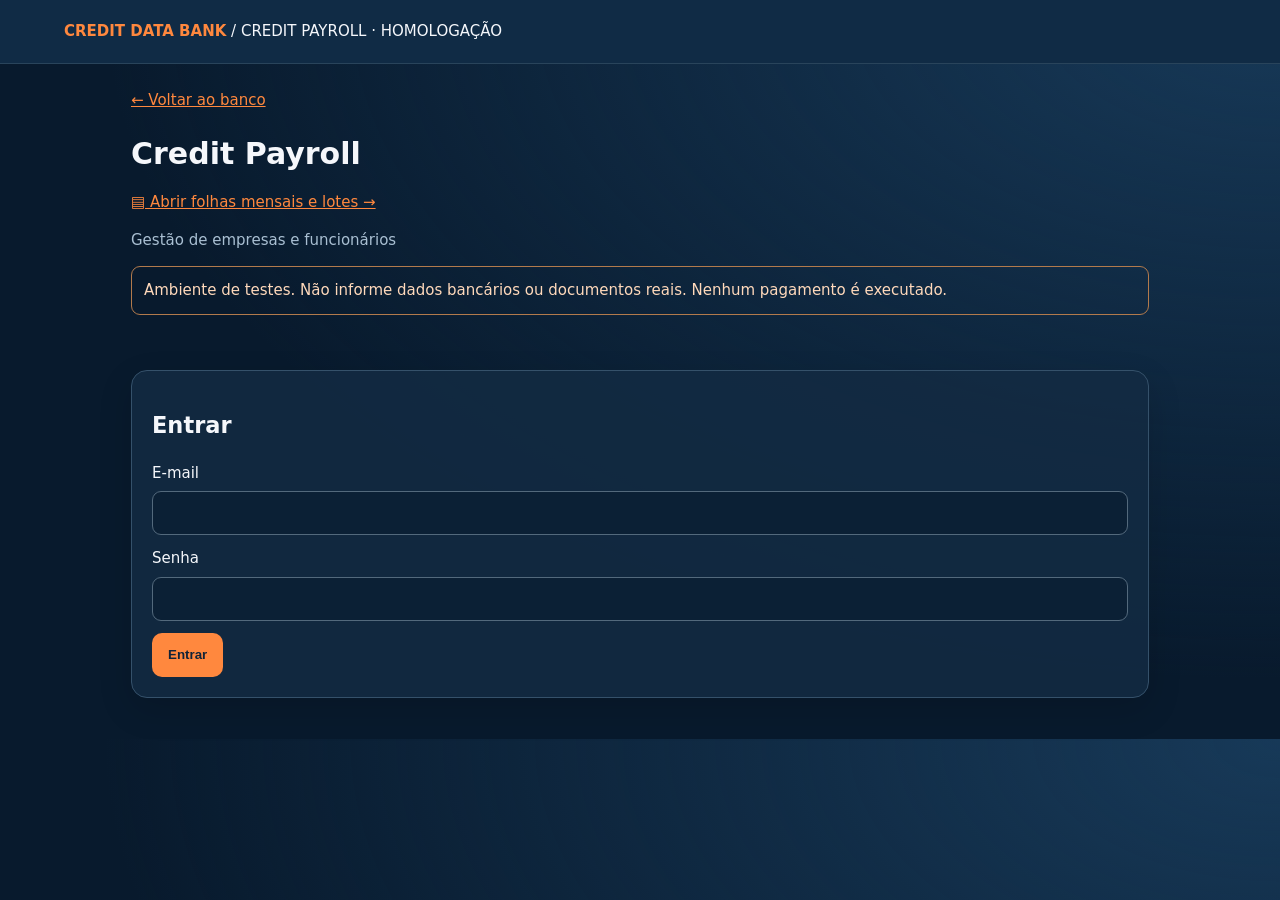
<file: payroll.html>
<!doctype html><html lang="pt-BR"><head><meta charset="utf-8"><meta name="viewport" content="width=device-width,initial-scale=1"><title>Credit Payroll | Homologação</title><style>
*{box-sizing:border-box}body{margin:0;background:#081a2d;color:#f2f5fa;font:15px system-ui,Arial}header{padding:20px 5%;background:#102b45;border-bottom:1px solid #29445b}header strong{color:#dfbe75}main{max-width:1050px;margin:auto;padding:25px 16px}.card{background:#122d47;border:1px solid #2b4860;border-radius:16px;padding:20px;margin:16px 0}.grid{display:grid;grid-template-columns:repeat(auto-fit,minmax(230px,1fr));gap:14px}label{display:block;margin:12px 0}input,select{display:block;width:100%;margin-top:7px;padding:12px;background:#0b2035;color:white;border:1px solid #53697c;border-radius:9px}button{background:#d8b873;border:0;color:#14253a;border-radius:9px;padding:12px 16px;font-weight:700;cursor:pointer}button:disabled{opacity:.5}a{color:#dfbe75}.muted{color:#a9bfd2}.notice{padding:12px;border:1px solid #826e45;border-radius:9px;color:#e3c88f}table{border-collapse:collapse;width:100%;min-width:480px}td,th{padding:11px;border-bottom:1px solid #35536a;text-align:left}.scroll{overflow:auto}#msg{min-height:24px;color:#e7c580}section[hidden]{display:none}h1{margin-bottom:4px}
</style><link rel="stylesheet" href="shared/premium.css"></head><body><header><strong>CREDIT DATA BANK</strong> / CREDIT PAYROLL · HOMOLOGAÇÃO</header><main><a href="./index.html">← Voltar ao banco</a><h1>Credit Payroll</h1><p><a href="./payroll-batches.html">▤ Abrir folhas mensais e lotes →</a></p><p class="muted">Gestão de empresas e funcionários</p><p class="notice">Ambiente de testes. Não informe dados bancários ou documentos reais. Nenhum pagamento é executado.</p><div id="msg" role="status"></div>
<section id="login" class="card"><h2>Entrar</h2><form id="auth"><label>E-mail<input type="email" name="email" required></label><label>Senha<input type="password" name="password" required></label><button>Entrar</button></form></section>
<section id="work" hidden><div class="card"><h2>Empresas</h2><div class="grid"><label>Empresa selecionada<select id="company"></select></label><form id="newcompany"><label>Nova empresa<input name="name" maxlength="160" required placeholder="Nome da empresa de teste"></label><button>Cadastrar empresa</button></form></div><p class="muted">Apenas administradores podem criar empresas nesta fase.</p></div>
<div class="card"><h2>Cadastrar funcionário</h2><form id="newemployee"><div class="grid"><label>Nome completo<input name="full_name" maxlength="160" required></label><label>Matrícula<input name="employee_code" maxlength="60"></label><label>Forma de pagamento<select name="payment_method"><option value="pix">Pix</option><option value="bank_transfer">Transferência bancária</option></select></label></div><button>Salvar funcionário</button></form></div>
<div class="card"><h2>Importar funcionários por CSV</h2><p class="muted">Arquivo CSV UTF-8 com as colunas: <code>full_name,employee_code,payment_method</code>. Pagamento: <code>pix</code> ou <code>bank_transfer</code>.</p><input type="file" id="csv" accept=".csv,text/csv"><p><button id="preview">Conferir arquivo</button></p><div id="importpreview"></div><p class="muted">Excel: exporte a planilha como CSV UTF-8. A leitura direta de XLSX será implementada em uma próxima versão.</p></div>
<div class="card"><h2>Funcionários cadastrados</h2><div class="scroll"><table><thead><tr><th>Nome</th><th>Matrícula</th><th>Pagamento</th><th>Situação</th></tr></thead><tbody id="employees"></tbody></table></div></div><button id="logout">Sair</button></section></main>
<script type="module">
import{createClient}from'https://esm.sh/@supabase/supabase-js@2.49.10';
const db=createClient('https://jruspbiljejmknjvnesd.supabase.co','sb_publishable_02sp2eGomD108oDM1Be8yg_-z7URJmT');
const el=id=>document.getElementById(id),safe=s=>String(s??'').replace(/[&<>"']/g,c=>({'&':'&amp;','<':'&lt;','>':'&gt;','"':'&quot;',"'":'&#39;'}[c]));
let user=null,company='',companies=[],pending=[];
const message=s=>el('msg').textContent=s;
async function init(){const r=await db.auth.getUser();user=r.data.user;el('login').hidden=!!user;el('work').hidden=!user;if(user)await loadCompanies()}
el('auth').onsubmit=async e=>{e.preventDefault();const f=new FormData(e.target),r=await db.auth.signInWithPassword({email:f.get('email'),password:f.get('password')});if(r.error)message('Não foi possível entrar.');else await init()};
async function loadCompanies(){const r=await db.from('payroll_companies').select('id,name').order('name');if(r.error)return message('Erro ao carregar empresas.');companies=r.data||[];if(!companies.some(x=>x.id===company))company=companies[0]?.id||'';el('company').innerHTML=companies.length?companies.map(x=>'<option value="'+safe(x.id)+'">'+safe(x.name)+'</option>').join(''):'<option value="">Nenhuma empresa</option>';el('company').value=company;await loadEmployees()}
el('company').onchange=e=>{company=e.target.value;pending=[];el('importpreview').textContent='';loadEmployees()};
el('newcompany').onsubmit=async e=>{e.preventDefault();const b=e.target.querySelector('button');b.disabled=true;const name=String(new FormData(e.target).get('name')).trim();const r=await db.from('payroll_companies').insert({owner_id:user.id,name}).select('id').single();b.disabled=false;if(r.error)return message('Não autorizado ou dados inválidos. Somente administradores podem criar empresas.');company=r.data.id;e.target.reset();message('Empresa cadastrada.');await loadCompanies()};
el('newemployee').onsubmit=async e=>{e.preventDefault();if(!company)return message('Selecione uma empresa.');const f=new FormData(e.target),row={company_id:company,full_name:String(f.get('full_name')).trim(),employee_code:String(f.get('employee_code')).trim()||null,payment_method:f.get('payment_method')};const b=e.target.querySelector('button');b.disabled=true;const r=await db.from('payroll_employees').insert(row);b.disabled=false;if(r.error)return message('Falha ao salvar funcionário.');e.target.reset();message('Funcionário cadastrado.');await loadEmployees()};
async function loadEmployees(){if(!company){el('employees').innerHTML='<tr><td colspan="4">Cadastre uma empresa.</td></tr>';return}const r=await db.from('payroll_employees').select('full_name,employee_code,payment_method,active').eq('company_id',company).order('full_name').limit(500);el('employees').innerHTML=r.error?'<tr><td colspan="4">Erro de consulta.</td></tr>':(r.data||[]).map(x=>'<tr><td>'+safe(x.full_name)+'</td><td>'+safe(x.employee_code)+'</td><td>'+safe(x.payment_method==='pix'?'Pix':'Transferência')+'</td><td>'+safe(x.active?'Ativo':'Inativo')+'</td></tr>').join('')||'<tr><td colspan="4">Nenhum funcionário.</td></tr>'}
function parseCSV(s){const out=[];let row=[],cell='',q=false;for(let i=0;i<s.length;i++){const c=s[i];if(c==='"'){if(q&&s[i+1]==='"'){cell+='"';i++}else q=!q}else if(c===','&&!q){row.push(cell);cell=''}else if((c==='\n'||c==='\r')&&!q){if(c==='\r'&&s[i+1]==='\n')i++;row.push(cell);if(row.some(x=>x.trim()))out.push(row);row=[];cell=''}else cell+=c}if(q)throw Error('Aspas incompletas');row.push(cell);if(row.some(x=>x.trim()))out.push(row);return out}
el('preview').onclick=async()=>{pending=[];el('importpreview').textContent='';if(!company)return message('Selecione uma empresa.');const file=el('csv').files[0];if(!file)return message('Escolha um arquivo CSV.');if(file.size>1048576)return message('Máximo de 1 MB.');try{const rows=parseCSV((await file.text()).replace(/^\uFEFF/,'')),head=rows.shift()?.map(x=>x.trim().toLowerCase());if(!head||!['full_name','employee_code','payment_method'].every(k=>head.includes(k)))throw Error('Colunas obrigatórias ausentes');if(!rows.length||rows.length>300)throw Error('O arquivo deve conter de 1 a 300 registros');pending=rows.map((r,i)=>{const get=k=>String(r[head.indexOf(k)]||'').trim(),name=get('full_name'),method=get('payment_method').toLowerCase(),code=get('employee_code');if(name.length<2||name.length>160||code.length>60||!['pix','bank_transfer'].includes(method))throw Error('Dados inválidos na linha '+(i+2));return{company_id:company,full_name:name,employee_code:code||null,payment_method:method}});const box=el('importpreview');box.innerHTML='<p>'+pending.length+' registros conferidos. Confira a prévia antes de salvar.</p><div class="scroll"><table><tbody>'+pending.slice(0,15).map(r=>'<tr><td>'+safe(r.full_name)+'</td><td>'+safe(r.employee_code)+'</td><td>'+safe(r.payment_method)+'</td></tr>').join('')+'</tbody></table></div><button id="confirmimport">Confirmar importação</button>';el('confirmimport').onclick=importCSV;message('Prévia pronta. Nada foi gravado ainda.')}catch(e){pending=[];message(e.message)}};
async function importCSV(){if(!pending.length||pending.some(x=>x.company_id!==company))return;const b=el('confirmimport');b.disabled=true;const r=await db.from('payroll_employees').insert(pending);b.disabled=false;if(r.error)return message('Falha na importação. Verifique os dados.');message(pending.length+' funcionários importados.');pending=[];el('importpreview').textContent='';el('csv').value='';await loadEmployees()}
el('logout').onclick=async()=>{await db.auth.signOut();company='';pending=[];await init()};init().catch(()=>message('Erro ao iniciar Credit Payroll.'));
</script></body></html>
</file>
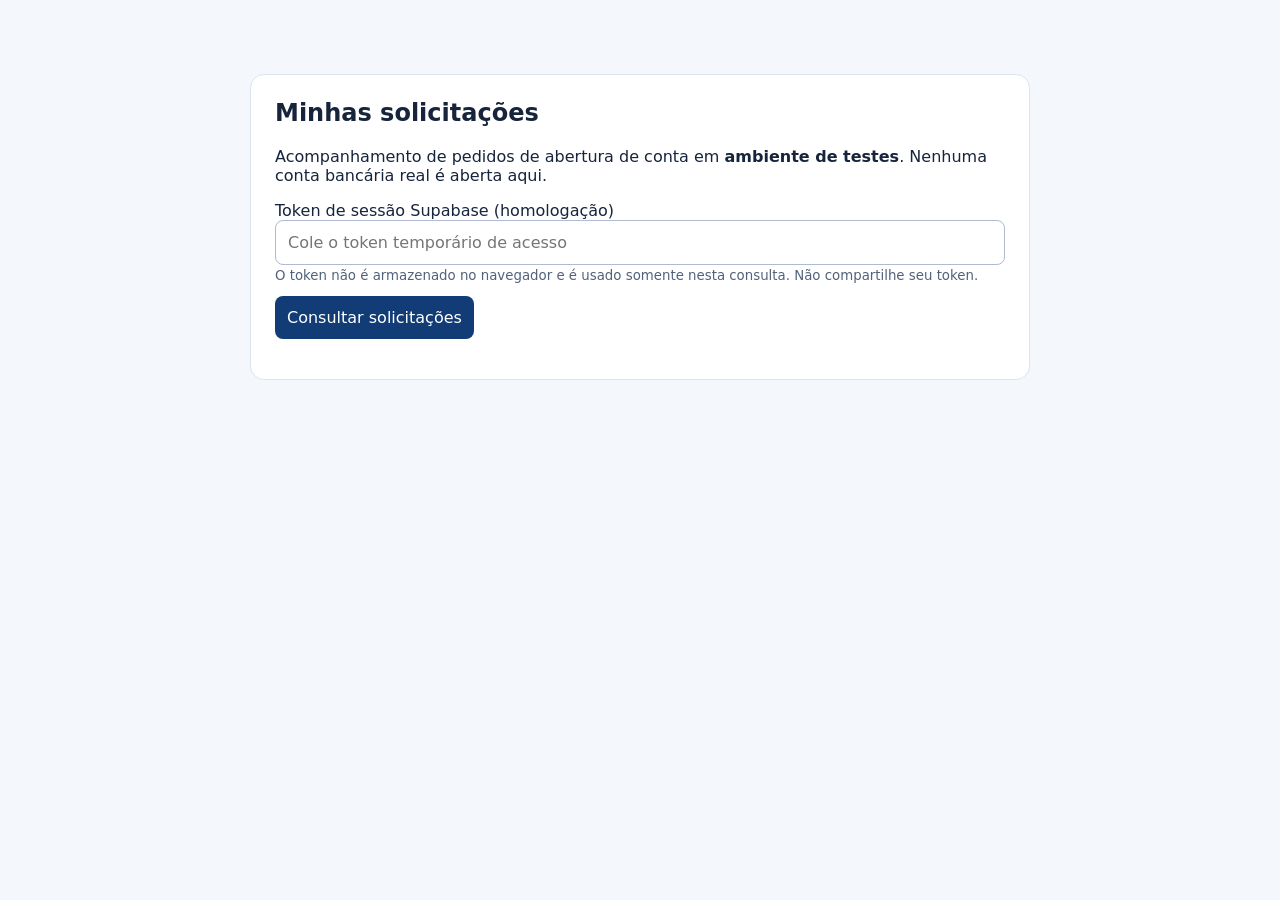
<file: solicitacoes.html>
<!doctype html>
<html lang="pt-BR"><head><meta charset="utf-8"><meta name="viewport" content="width=device-width,initial-scale=1">
<title>Solicitações | Credit Data Bank</title>
<style>body{font-family:system-ui,Arial;background:#f4f7fb;color:#16243c;margin:0}main{max-width:780px;margin:50px auto;padding:24px}section{background:white;border:1px solid #dce4ef;border-radius:14px;padding:24px}h1{margin-top:0}input,button{font:inherit;padding:12px;border-radius:8px}input{width:100%;box-sizing:border-box;border:1px solid #aebbd0}button{background:#123c75;color:white;border:0;margin-top:12px;cursor:pointer}table{width:100%;border-collapse:collapse;margin-top:20px}th,td{padding:12px;text-align:left;border-bottom:1px solid #e5e9f0}small{color:#52627b}#notice{margin-top:12px}</style></head>
<body><main><section><h1>Minhas solicitações</h1><p>Acompanhamento de pedidos de abertura de conta em <strong>ambiente de testes</strong>. Nenhuma conta bancária real é aberta aqui.</p>
<label for="token">Token de sessão Supabase (homologação)</label><input id="token" type="password" autocomplete="off" placeholder="Cole o token temporário de acesso"><small>O token não é armazenado no navegador e é usado somente nesta consulta. Não compartilhe seu token.</small>
<div><button id="load">Consultar solicitações</button></div><p id="notice" role="status"></p><div id="results"></div></section></main>
<script>
const button=document.getElementById('load'),notice=document.getElementById('notice'),results=document.getElementById('results');
button.addEventListener('click',async()=>{
 results.replaceChildren();notice.textContent='Consultando...';
 const token=document.getElementById('token').value.trim();
 if(!token){notice.textContent='Informe uma sessão válida.';return}
 button.disabled=true;
 try{
  const res=await fetch('/api/baas/my-account-requests',{headers:{Authorization:'Bearer '+token},cache:'no-store'});
  if(!res.ok){notice.textContent=res.status===401?'Sessão inválida ou expirada.':'Não foi possível consultar as solicitações.';return}
  const data=await res.json(),rows=Array.isArray(data.requests)?data.requests:[];
  notice.textContent=rows.length?rows.length+' solicitação(ões) encontrada(s).':'Nenhuma solicitação encontrada.';
  if(!rows.length)return;
  const table=document.createElement('table'),head=document.createElement('tr');
  for(const title of ['Solicitação','Situação','Data']){const th=document.createElement('th');th.textContent=title;head.append(th)}table.append(head);
  for(const item of rows){const tr=document.createElement('tr');for(const value of [item.id,item.status,new Date(item.created_at).toLocaleString('pt-BR')]){const td=document.createElement('td');td.textContent=value||'-';tr.append(td)}table.append(tr)}
  results.append(table);
 }catch(_){notice.textContent='Falha de conexão. Tente novamente.'}finally{button.disabled=false}
});
</script></body></html>
</file>
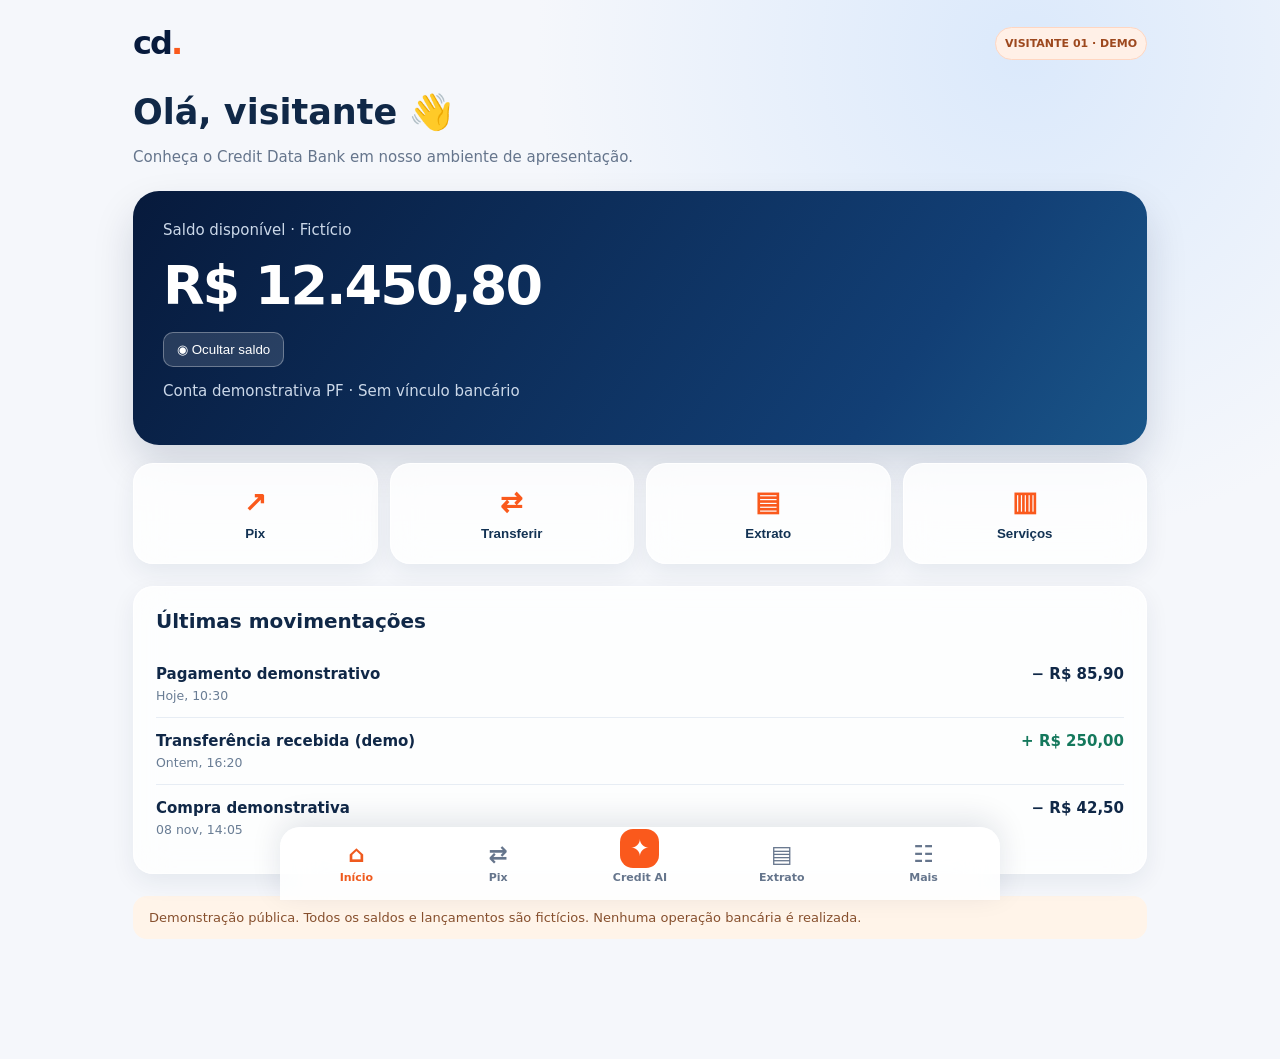
<file: visitante.html>
<!doctype html><html lang="pt-BR"><head><meta charset="utf-8"><meta name="viewport" content="width=device-width,initial-scale=1"><meta name="robots" content="noindex,nofollow"><meta name="theme-color" content="#071a3c"><title>Credit Data Bank | Visitante 01</title><style>
*{box-sizing:border-box}body{margin:0;font:15px Inter,system-ui,-apple-system,Arial,sans-serif;color:#102847;background:radial-gradient(circle at 80% 5%,#dbe9fb,transparent 34%),#f5f7fb}.wrap{max-width:1050px;margin:auto;padding:24px 18px 120px}.head{display:flex;align-items:center;justify-content:space-between;margin-bottom:30px}.logo{font-size:32px;font-weight:900;letter-spacing:-2px;color:#071a3c}.logo span{color:#fa591c}.tag{font-size:11px;font-weight:800;color:#9d481e;background:#fff0e7;border:1px solid #ffd6c1;border-radius:20px;padding:9px}.welcome h1{font-size:clamp(24px,5vw,35px);margin:0 0 6px}.welcome p,.muted{color:#65758c}.balance{margin:25px 0 18px;background:linear-gradient(125deg,#071a3c,#123f75 75%,#1a5689);color:white;border-radius:26px;padding:30px;box-shadow:0 20px 40px #071a3c26}.balance .muted{color:#cbd8e9}.amount{font-size:clamp(36px,7vw,54px);font-weight:800;letter-spacing:-2px;margin:15px 0}.balance button{background:#ffffff20;color:white;border:1px solid #ffffff50;border-radius:10px;padding:9px 13px}.actions{display:grid;grid-template-columns:repeat(4,1fr);gap:12px}.action,.panel,.glass{background:rgba(255,255,255,.8);border:1px solid #ffffffea;backdrop-filter:blur(18px);-webkit-backdrop-filter:blur(18px);box-shadow:0 8px 25px #0d274512;border-radius:20px}.action{padding:22px 8px;cursor:pointer;color:#123253;font-weight:700}.action .ico{display:block;font-size:27px;color:#fa591c;margin-bottom:8px}.panel{padding:22px;margin-top:22px}.panel h2{margin:0 0 18px;font-size:20px}.transaction{display:flex;justify-content:space-between;gap:12px;border-bottom:1px solid #e7edf4;padding:14px 0}.transaction:last-child{border:0}.transaction small{display:block;color:#697d94;margin-top:5px}.positive{color:#14785c}.bottom{position:fixed;z-index:10;bottom:0;left:50%;transform:translateX(-50%);width:min(100%,720px);display:flex;justify-content:space-around;gap:3px;padding:10px 7px max(12px,env(safe-area-inset-bottom));border-radius:20px 20px 0 0;background:#ffffffdb;backdrop-filter:blur(24px);-webkit-backdrop-filter:blur(24px);box-shadow:0 -8px 30px #071a3c1c}.bottom button{flex:1;border:0;background:none;color:#65758c;font:600 11px system-ui;padding:4px 0;cursor:pointer}.bottom button span{display:block;font-size:23px;margin-bottom:4px}.bottom button.active{color:#ef5a1e}.bottom button.ai span{background:#fa591c;color:#fff;width:39px;height:39px;border-radius:13px;margin:-12px auto 3px;padding-top:6px}.notice{padding:14px 16px;border-radius:14px;background:#fff4e9;color:#87502e;font-size:13px;margin-top:22px}.links{display:grid;grid-template-columns:repeat(2,1fr);gap:12px}.links button{padding:18px;text-align:left;border:1px solid #e3eaf2;background:#fff;border-radius:14px;font-weight:700;color:#173354;cursor:pointer}.links button span{color:#fa591c;margin-right:10px}.hidden{display:none!important}button:focus-visible{outline:3px solid #fa591c;outline-offset:3px}@media(max-width:540px){.wrap{padding:18px 14px 120px}.actions{gap:8px}.action{padding:17px 3px;font-size:12px}.balance{padding:24px}.links{grid-template-columns:1fr}}@media(prefers-reduced-transparency:reduce){.action,.panel,.glass,.bottom{backdrop-filter:none;-webkit-backdrop-filter:none;background:white}}
</style></head><body><div class="wrap"><header class="head"><div class="logo">cd<span>.</span></div><div class="tag">VISITANTE 01 · DEMO</div></header><section class="welcome"><h1 id="title">Olá, visitante 👋</h1><p>Conheça o Credit Data Bank em nosso ambiente de apresentação.</p></section><main id="main"></main><div class="notice">Demonstração pública. Todos os saldos e lançamentos são fictícios. Nenhuma operação bancária é realizada.</div></div><nav class="bottom" aria-label="Navegação demonstrativa"><button data-page="home" class="active"><span>⌂</span>Início</button><button data-page="pix"><span>⇄</span>Pix</button><button data-page="ai" class="ai"><span>✦</span>Credit AI</button><button data-page="statement"><span>▤</span>Extrato</button><button data-page="more"><span>☷</span>Mais</button></nav><script>
const main=document.getElementById('main');let visible=true;
const transactions=[['Pagamento demonstrativo','Hoje, 10:30','− R$ 85,90',false],['Transferência recebida (demo)','Ontem, 16:20','+ R$ 250,00',true],['Compra demonstrativa','08 nov, 14:05','− R$ 42,50',false]];
const transactionHtml=()=>transactions.map(([name,date,value,positive])=>'<div class="transaction"><div><strong>'+name+'</strong><small>'+date+'</small></div><strong class="'+(positive?'positive':'')+'">'+value+'</strong></div>').join('');
function go(page){document.querySelectorAll('[data-page]').forEach(b=>b.classList.toggle('active',b.dataset.page===page));const titles={home:'Olá, visitante 👋',pix:'Pix demonstrativo',ai:'Credit AI',statement:'Extrato demonstrativo',more:'Todos os serviços'};document.getElementById('title').textContent=titles[page]||titles.home;
if(page==='home'){main.innerHTML='<section class="balance"><div class="muted">Saldo disponível · Fictício</div><div class="amount" id="amount">'+(visible?'R$ 12.450,80':'R$ ••••••')+'</div><button id="toggle">◉ '+(visible?'Ocultar':'Mostrar')+' saldo</button><p class="muted">Conta demonstrativa PF · Sem vínculo bancário</p></section><section class="actions"><button class="action" data-go="pix"><span class="ico">↗</span>Pix</button><button class="action" data-go="pix"><span class="ico">⇄</span>Transferir</button><button class="action" data-go="statement"><span class="ico">▤</span>Extrato</button><button class="action" data-go="more"><span class="ico">▥</span>Serviços</button></section><section class="panel"><h2>Últimas movimentações</h2>'+transactionHtml()+'</section>';document.getElementById('toggle').onclick=()=>{visible=!visible;go('home')}}else if(page==='statement'){main.innerHTML='<section class="panel"><h2>Movimentações fictícias</h2>'+transactionHtml()+'</section>'}else if(page==='pix'){main.innerHTML='<section class="panel"><h2>Área Pix</h2><p class="muted">Conheça como ficará o acesso às operações Pix. Nesta demonstração nenhuma transferência é enviada.</p><div class="links"><button data-info="Enviar Pix">↗ Enviar Pix</button><button data-info="Receber Pix">↙ Receber Pix</button><button data-info="Minhas chaves">⌗ Minhas chaves</button><button data-info="Comprovantes">▤ Comprovantes</button></div></section>'}else if(page==='ai'){main.innerHTML='<section class="panel"><h2>✦ Seu assistente bancário</h2><p class="muted">Prévia da central de inteligência artificial. Respostas e transações reais não estão habilitadas nesta apresentação.</p><div class="links"><button data-go="statement">▤ Ver meu extrato</button><button data-go="pix">⇄ Como funciona o Pix?</button><button data-go="more">▥ Explorar serviços</button></div></section>'}else{main.innerHTML='<section class="panel"><h2>Explore o banco</h2><div class="links"><button data-info="Contas PF e PJ"><span>▥</span>Contas PF/PJ</button><button data-info="Cartões"><span>▣</span>Cartões</button><button data-info="Folha de pagamento"><span>▤</span>Folha de pagamento</button><button data-info="Perfil"><span>♙</span>Meu perfil</button><button data-info="Configurações"><span>⚙</span>Configurações</button></div></section>'}
main.querySelectorAll('[data-go]').forEach(b=>b.onclick=()=>go(b.dataset.go));main.querySelectorAll('[data-info]').forEach(b=>b.onclick=()=>alert(b.dataset.info+' estará disponível em uma versão futura. Esta é uma demonstração visual sem operações reais.'))}
document.querySelectorAll('.bottom [data-page]').forEach(b=>b.onclick=()=>go(b.dataset.page));go('home');
</script></body></html>
</file>
<file: styles.css>
*{box-sizing:border-box}html{font-family:Inter,ui-sans-serif,system-ui,-apple-system,"Segoe UI",sans-serif}body{margin:0;background:#f6f8fc;color:#091a3a}button,input,select{font:inherit}button{cursor:pointer}button:disabled{opacity:.5;cursor:not-allowed}.bank-shell{min-height:100vh;padding-bottom:106px}.bank-head{height:86px;max-width:1180px;margin:auto;display:flex;align-items:center;justify-content:space-between;padding:0 25px}.wordmark{font-size:37px;font-weight:850;letter-spacing:-3px;color:#081d44}.wordmark>span,.card-brand span{color:#fa591c}.wordmark small{font-size:16px;letter-spacing:0;font-weight:650;margin-left:15px;vertical-align:middle}.head-actions{display:flex;align-items:center;gap:12px}.pill{font-size:10px;color:#b55021;background:#fff2e9;border-radius:99px;padding:8px 12px;font-weight:750;letter-spacing:.6px}.head-profile{background:#fff;border:1px solid #e1e6ee;width:40px;height:40px;border-radius:50%;color:#0a2450}.bank-main{max-width:900px;margin:auto;padding:12px 24px 35px}.welcome{margin:8px 0 22px}.welcome h1{font-size:clamp(23px,4vw,31px);letter-spacing:-.8px;margin:0 0 10px}.welcome p{margin:0;color:#66718a;font-size:14px}.admin-pill{display:inline-block;color:#1c4c99;background:#e9f0ff;padding:6px 12px;border-radius:30px;margin-left:8px;font-size:12px}.balance-card{background:linear-gradient(120deg,#071a3c,#092755 65%,#061a3a);border-radius:17px;color:#fff;min-height:230px;padding:27px 30px;position:relative;box-shadow:0 10px 18px #0b1c3c18}.balance-top{display:flex;justify-content:space-between;align-items:center;color:#ccd8eb;font-size:16px}.eye{border:0;background:none;color:#dbe7fb;font-size:22px;margin-left:6px}.balance-mark{font-size:40px;line-height:10px;color:#ff641d}.balance-amount{font-size:clamp(33px,7vw,46px);font-weight:750;letter-spacing:-1px;margin:17px 0 9px}.balance-caption{font-size:14px;color:#c4d1e4}.balance-link{display:block;margin:21px 0 0 auto;background:transparent;border:0;color:#e5edf8;font-size:15px}.virtual-card{position:relative;overflow:hidden;margin-top:15px;min-height:205px;padding:25px 32px;border-radius:16px;background:linear-gradient(140deg,#04142f 15%,#0b2a59 55%,#071d41 100%);color:white;display:flex;justify-content:space-between;box-shadow:0 8px 18px #061a3b1a}.virtual-card:before{content:"";position:absolute;width:70%;height:160%;transform:rotate(35deg);left:37%;top:-40%;background:#ffffff08;pointer-events:none}.card-brand{font-size:30px;font-weight:850;letter-spacing:-1.4px;line-height:.85}.card-side{text-align:right;font-size:15px;color:#d5e0ee}.card-side strong{display:block;font-size:24px;margin-top:35px;letter-spacing:3px}.card-bottom{position:absolute;left:32px;right:32px;bottom:23px;display:flex;justify-content:space-between;color:#b8cce6}.quick-grid{display:grid;grid-template-columns:repeat(4,1fr);gap:12px;margin:20px 0}.quick{background:white;border:1px solid #eef0f4;box-shadow:0 4px 12px #182a4b0c;border-radius:14px;min-height:119px;color:#071d44;display:flex;flex-direction:column;align-items:center;justify-content:center;gap:9px}.quick span{font-size:30px}.quick i{display:block;width:21px;height:3px;background:#ff5c1c;border-radius:5px}.white-panel,.summary,.card{background:#fff;border:1px solid #edf0f5;border-radius:14px;box-shadow:0 5px 16px #0d20440a}.white-panel{padding:24px;margin-bottom:16px}.white-panel h2{font-size:19px;margin:0 0 22px}.limit-cols{display:grid;grid-template-columns:repeat(3,1fr)}.limit-cols>div{padding:0 14px;border-right:1px solid #e7eaf0}.limit-cols>div:first-child{padding-left:0}.limit-cols>div:last-child{border:0}.limit-cols small,.summary small{display:block;color:#68748b;font-size:13px;margin-bottom:8px}.limit-cols strong{font-size:16px}.progress{height:9px;background:#e7e9ec;border-radius:20px;margin-top:24px}.progress span{display:block;background:#ff5c1c;width:0;height:100%;border-radius:20px}.micro{color:#7c8696;font-size:12px;margin-bottom:0}.summary-grid{display:grid;grid-template-columns:repeat(3,1fr);gap:12px}.summary{padding:18px;display:flex;align-items:center;gap:10px}.summary strong{font-size:18px}.summary-icon{border:2px solid;border-radius:50%;width:38px;height:38px;display:grid;place-items:center;font-size:22px;flex-shrink:0}.green{color:#18aa4b}.blue{color:#3473d3}.navy{color:#081f49}.feature{margin:16px 0;background:#08214a;color:#fff;border-radius:14px;padding:20px 25px;display:flex;justify-content:space-between;align-items:center}.feature p{color:#c3d2e5;margin:8px 0 0;font-size:13px}.feature-arrow{background:none;color:#ff681f;border:0;font-size:35px}.bottom-nav{position:fixed;bottom:0;left:0;right:0;z-index:3;display:flex;justify-content:center;background:white;box-shadow:0 -4px 22px #0d224219;padding:8px 12px max(9px,env(safe-area-inset-bottom))}.bottom-item{flex:1;max-width:145px;display:flex;flex-direction:column;align-items:center;gap:3px;border:0;background:none;color:#596984;font-size:12px;padding:7px 2px}.bottom-item.active{color:#071d44;font-weight:750}.bottom-item.active:after{content:"";height:3px;width:27px;background:#ff5c1c;border-radius:5px}.nav-ico{font-size:24px;line-height:27px}.utility{display:flex;justify-content:center;gap:14px;padding:15px}.utility-btn{border:0;background:none;color:#53627b;text-decoration:underline;font-size:12px}.footer{color:#7c8798;font-size:12px;margin:22px 0;text-align:center}.card{padding:23px;margin-bottom:16px}.card h1,.card h2{margin-top:0}.card h2{font-size:19px}.card p,.muted{color:#69768a;line-height:1.5}.grid{display:grid;grid-template-columns:repeat(3,1fr);gap:12px;margin-bottom:18px}.metric{font-size:28px;font-weight:800;margin:9px 0}.gold{color:#c17b30}.field{display:block;margin:13px 0}.field span{display:block;font-size:13px;color:#344761;margin-bottom:7px}input,select{display:block;width:100%;background:#fff;border:1px solid #d3dbe7;border-radius:9px;padding:12px;color:#142748}.btn{background:#09224a;color:#fff;border:0;border-radius:9px;padding:12px 16px;font-weight:650}.secondary,.ghost{background:#f5f7fa;color:#102a52;border:1px solid #dbe1eb}.actions{display:flex;flex-wrap:wrap;gap:9px;margin:16px 0}.notice,.status{display:inline-block;background:#fff5e8;color:#a25714;padding:9px 12px;border-radius:9px;font-size:12px}.login{max-width:470px;margin:8vh auto;padding:32px}.login .gold{font-size:13px;font-weight:800}.login h1{margin:10px 0}.error{color:#b02a2a}.success{color:#198a3d}.tablewrap{overflow:auto}table{width:100%;border-collapse:collapse}th,td{text-align:left;border-bottom:1px solid #e8edf4;padding:13px}th{color:#153662}.profile-item{padding:13px 0;border-bottom:1px solid #e7eaf0}.profile-item:last-child{border:0}.empty{text-align:center;padding:30px;color:#7c8798}@media(max-width:650px){.bank-head{height:73px;padding:0 18px}.bank-main{padding:7px 16px 25px}.wordmark{font-size:31px}.wordmark small{font-size:13px;margin-left:8px}.pill{font-size:8px;padding:7px}.welcome h1{font-size:22px}.welcome p{font-size:12px}.admin-pill{margin:7px 0 0}.balance-card{padding:22px;min-height:215px}.virtual-card{min-height:188px}.quick-grid{gap:8px}.quick{min-height:95px;font-size:12px}.quick span{font-size:25px}.white-panel{padding:18px}.limit-cols strong{font-size:12px}.limit-cols small{font-size:11px}.summary-grid{grid-template-columns:1fr}.summary{padding:12px}.grid{grid-template-columns:1fr}.bottom-item{font-size:10px}.nav-ico{font-size:22px}.login{margin:30px 15px}}
/* Credit Data Bank Dark Premium v3 */
:root{color-scheme:dark}html,body{background:#070e1d;color:#e9f1ff}body{background:radial-gradient(ellipse at 80% 0%,#1b3154 0%,#0b1427 37%,#070e1d 80%);min-height:100vh}.bank-head{max-width:1100px;border-bottom:1px solid #263b58}.bank-main{max-width:920px}.wordmark,.welcome h1{color:#f3f7ff}.wordmark>span,.card-brand span{color:#d7b77c}.wordmark small{color:#a6b9d3}.welcome p{color:#9eafc9}.pill{color:#e3c38d;background:#2b2a29;border:1px solid #806b46}.head-profile{background:#15253d;border:1px solid #36516c;color:#e5ecfa}.admin-pill{background:#152c4b;color:#c6d8fa}.balance-card{background:linear-gradient(125deg,#142d51,#08192f 70%);border:1px solid #4d6382;box-shadow:0 16px 45px #0005}.balance-mark{color:#d6b676}.virtual-card{background:linear-gradient(135deg,#162f52,#0b1d39 60%,#1a3b5d);border:1px solid #516785;box-shadow:0 15px 40px #0005}.quick,.white-panel,.summary,.card,.feature{background:linear-gradient(145deg,#152741,#0e1b30);border:1px solid #304864;color:#e7eefb;box-shadow:0 8px 25px #0003}.quick{color:#e7eefb}.quick span,.gold{color:#e4c17d}.quick i{background:#d8b36c}.white-panel h2,.white-panel strong,.summary strong,.feature strong,.card h2,.card h1{color:#f1f5ff}.white-panel small,.summary small,.micro,.muted,.feature p,.card p{color:#a6b8d0}.progress{background:#2b4059}.progress span{background:#d8b36c}.summary-icon{background:#203b5b!important;color:#d8b36c!important}.bottom-nav{background:#0b192c!important;border-top:1px solid #344a65!important;box-shadow:0 -5px 28px #0005}.bottom-item{color:#a9bdd5!important}.bottom-item.active{color:#e4c17d!important}.utility{color:#dce7f8}.utility-btn,.btn.secondary,.btn.ghost{color:#dce8fb;background:#142741;border:1px solid #425a76}.btn{background:#d9b979;color:#0c1b2d;border:0}.footer,.notice{background:#152239;border:1px solid #66573f;color:#d6c4a3}.field input,.field select,input,select{background:#09182c;color:#eef5ff;border:1px solid #405775}.status{color:#d8bc86;background:#23354b;border:1px solid #576381}.tablewrap th,.tablewrap td,.profile-item{border-color:#304661;color:#e2ebf9}.tablewrap th{color:#d8bc86}.login{background:linear-gradient(145deg,#152741,#0e1b30)}.ai-promo{margin:18px 0;padding:26px;border-radius:20px;border:1px solid #716443;background:radial-gradient(circle at 90% 10%,#294b70 0%,#132842 42%,#0c1b30 100%);box-shadow:0 16px 35px #0003}.ai-promo-top{display:flex;justify-content:space-between;align-items:center;gap:10px;color:#e9ca8d;font-size:12px;font-weight:800;letter-spacing:1px}.ai-chip{border:1px solid #7e6c4a;border-radius:20px;padding:6px 9px;font-size:9px}.ai-promo h2{color:#fff;font-size:clamp(22px,4vw,29px);margin:20px 0 6px}.ai-promo p{color:#c5d4e6;max-width:560px;line-height:1.5}.ai-hero{padding:30px 22px;text-align:center;border-radius:22px;border:1px solid #4c5d7b;background:radial-gradient(circle at center,#23466b,#0d1d33 75%)}.ai-orb{display:grid;place-items:center;width:80px;height:80px;margin:0 auto 15px;border-radius:50%;background:radial-gradient(circle at 30% 20%,#ebd4a3,#a18453 48%,#263b56);color:#09182d;font-size:44px;box-shadow:0 0 35px #e5c58866}.ai-eyebrow{color:#e7c889;font-size:11px;letter-spacing:1.4px}.ai-hero h2{font-size:28px;margin:12px 0;color:#fff}.ai-hero p{color:#b9c9df}.ai-panel{margin-top:16px}.ai-questions{display:grid;gap:9px}.ai-question{display:flex;justify-content:space-between;text-align:left;width:100%;background:#10263f;color:#e5edf9;border:1px solid #385371;border-radius:11px;padding:14px;cursor:pointer}.ai-question span{color:#e1bf7d}.ai-answer{margin-top:15px;border-radius:12px;background:#091a30;border:1px solid #3a516b;padding:17px;min-height:75px;color:#c8d7e9}.ai-answer strong{color:#e6c68a}.ai-answer p{color:#c8d7e9}@media(max-width:650px){.ai-promo{padding:20px}.ai-chip{font-size:8px}}

/* Credit Data Bank | Premium modern responsive navigation, October 2026 */
:root{color-scheme:light;--cdb-navy:#071a3c;--cdb-orange:#fa591c;--cdb-white:#fff;--cdb-bg:#f5f7fb}
body{background:var(--cdb-bg)!important;color:#132644!important}
.bank-shell{background:var(--cdb-bg)!important;padding-bottom:110px}
.bank-head{max-width:1180px;height:78px;padding:0 24px;border-bottom:1px solid #e8edf4}
.wordmark{color:var(--cdb-navy)!important;font-size:33px;letter-spacing:-2px}
.wordmark>span{color:var(--cdb-orange)!important}
.wordmark small{color:#536780;font-size:13px;letter-spacing:0}
.head-profile{background:#fff!important;color:#152e52!important;border:1px solid #dce5f0!important;box-shadow:0 2px 9px #071a3c0a}
.pill{background:#fff1e9!important;color:#ad4316!important;border:1px solid #ffdbc8}
.bank-main{max-width:1040px;padding:24px 22px 42px}
.welcome h1{color:var(--cdb-navy)!important;font-weight:800;letter-spacing:-.8px}
.welcome p{color:#63748d!important}
.balance-card{border-radius:25px;min-height:240px;background:linear-gradient(125deg,#071a3c 0%,#103e75 75%,#164d84 100%)!important;box-shadow:0 22px 44px #071a3c24;padding:32px}
.balance-amount{font-size:clamp(36px,6vw,53px);letter-spacing:-1.6px}
.balance-mark{color:#ff874d}
.virtual-card{border-radius:24px;box-shadow:0 14px 32px #071a3c18}
.quick-grid{gap:12px}
.quick{border-radius:18px!important;border:1px solid #e4eaf3!important;background:#fff!important;color:#173152!important;box-shadow:0 5px 18px #102b490a;transition:transform .15s,box-shadow .15s}
.quick:hover{transform:translateY(-2px);box-shadow:0 10px 25px #102b4917}
.quick:focus-visible,.bottom-item:focus-visible,.utility-btn:focus-visible,.btn:focus-visible{outline:3px solid #fa591c;outline-offset:3px}
.card,.white-panel,.panel{border-radius:20px!important}
.bottom-nav{position:fixed!important;bottom:0;left:50%;transform:translateX(-50%);width:min(100%,760px);z-index:20;background:#fff!important;border:1px solid #e6ebf2!important;border-bottom:0!important;border-radius:20px 20px 0 0;box-shadow:0 -8px 32px #071a3c16!important;padding-bottom:env(safe-area-inset-bottom,0px)}
.bottom-item{color:#65768d!important;min-width:0;transition:color .15s}
.bottom-item.active{color:#ec561f!important}
.bottom-item.active .nav-ico{color:#ec561f!important}
.utility{max-width:1040px;margin:auto;display:flex;gap:8px;flex-wrap:wrap;padding:10px 22px 20px;color:#536780!important}
.utility-btn{background:#fff!important;color:#24405f!important;border:1px solid #dfe6ef!important;border-radius:11px;padding:10px 15px}
.footer,.notice{background:#fff7f1!important;border:1px solid #f7dccb!important;color:#92512c!important;border-radius:14px}
.btn{background:var(--cdb-orange)!important;color:#fff!important;border-radius:12px!important}
.btn.secondary,.btn.ghost{background:#fff!important;color:#173152!important;border:1px solid #dce5f0!important}
.field input,.field select,input,select{background:#fff!important;color:#102a4b!important;border:1px solid #cbd7e6!important;border-radius:10px}
@media(min-width:1050px){.bank-shell{padding-bottom:40px}.bank-main{padding-bottom:25px}.bottom-nav{top:105px;bottom:auto;left:max(18px,calc((100vw - 1180px)/2));transform:none;width:190px;border:1px solid #e6ebf2!important;border-radius:20px;padding:10px;display:flex;flex-direction:column;box-shadow:0 10px 35px #071a3c0c!important}.bottom-item{width:100%;display:flex;flex-direction:row;align-items:center;justify-content:flex-start;gap:12px;padding:13px;border-radius:12px;text-align:left}.bottom-item.active{background:#fff0e8!important}.bank-main{margin-left:max(230px,calc((100vw - 1180px)/2 + 230px));margin-right:max(20px,calc((100vw - 1180px)/2));max-width:none}.utility{margin-left:max(230px,calc((100vw - 1180px)/2 + 230px))}}
@media(max-width:650px){.bank-head{height:68px;padding:0 16px}.wordmark{font-size:29px}.wordmark small{font-size:11px;margin-left:7px}.bank-main{padding:18px 15px 24px}.balance-card{padding:24px;min-height:215px}.balance-amount{font-size:38px}.bottom-nav{border-radius:16px 16px 0 0}.bottom-item{font-size:10px;padding:10px 3px}.nav-ico{font-size:22px}.utility{padding:12px 15px 18px}}
@media(prefers-reduced-motion:reduce){.quick,.bottom-item{transition:none}}

/* Premium glass accents: translucent surfaces with legible fallbacks */
@supports (backdrop-filter:blur(12px)) or (-webkit-backdrop-filter:blur(12px)) {
 .bottom-nav{background:rgba(255,255,255,.83)!important;backdrop-filter:blur(22px) saturate(145%);-webkit-backdrop-filter:blur(22px) saturate(145%);border-color:rgba(224,233,245,.9)!important}
 .quick{background:rgba(255,255,255,.82)!important;backdrop-filter:blur(14px);-webkit-backdrop-filter:blur(14px);border-color:rgba(255,255,255,.9)!important}
 .head-profile,.utility-btn{background:rgba(255,255,255,.8)!important;backdrop-filter:blur(12px);-webkit-backdrop-filter:blur(12px)}
 .balance-card{background:linear-gradient(125deg,rgba(7,26,60,.98),rgba(16,62,117,.95) 75%,rgba(22,77,132,.92))!important}
}
@media(prefers-reduced-transparency:reduce){.bottom-nav,.quick,.head-profile,.utility-btn{backdrop-filter:none!important;-webkit-backdrop-filter:none!important;background:#fff!important}}

/* Five-destination navigation and services hub */
.bottom-nav{justify-content:space-around!important;gap:3px}
.bottom-item{flex:1 1 0;max-width:132px;min-width:0}
.bottom-item.ai-tab .nav-ico{display:grid;place-items:center;width:38px;height:38px;margin:-10px auto 3px;border-radius:14px;background:#fa591c;color:white!important;box-shadow:0 6px 14px #fa591c42;font-size:24px}
.bottom-item.ai-tab.active .nav-ico{background:#dc4815}
.more-panel{background:rgba(255,255,255,.88);border:1px solid #e4eaf3;border-radius:24px;padding:24px;box-shadow:0 12px 32px #071a3c0b}
.more-panel h2{margin:0 0 6px;color:#071a3c}.more-panel p{color:#61728b;margin:0 0 22px}
.more-grid{display:grid;grid-template-columns:repeat(2,minmax(0,1fr));gap:12px}
.more-link{display:flex;align-items:center;gap:12px;min-height:72px;border:1px solid #e5eaf2;border-radius:17px;background:#fff;color:#153252;padding:14px;text-align:left;cursor:pointer}
.more-link span:first-child{display:grid;place-items:center;width:38px;height:38px;border-radius:12px;background:#fff0e8;color:#ed5b22;font-size:22px;flex-shrink:0}
.more-link strong{flex:1;font-size:14px}.more-link span:last-child{font-size:22px;color:#72839a}
.more-link:focus-visible{outline:3px solid #fa591c;outline-offset:2px}
@media(min-width:1050px){.bottom-item{max-width:none}.bottom-item.ai-tab .nav-ico{margin:0;width:34px;height:34px}}
@media(max-width:650px){.more-panel{padding:17px}.more-grid{grid-template-columns:1fr}.bottom-item.ai-tab .nav-ico{width:36px;height:36px}}
</file>
<file: shared/premium.css>
:root{--accent:#ff883e;--navy:#081a2d}body{background:radial-gradient(ellipse at top right,#173958 0,transparent 65%),var(--navy);color:#f5f7fb;font-family:Inter,system-ui,sans-serif;line-height:1.5}header{backdrop-filter:blur(18px)}header strong,a,.balance,.money{color:var(--accent)}.card,.account,.panel{background:rgba(19,43,66,.88);border-color:#35516a;box-shadow:0 12px 34px #0002}button,.btn{background:var(--accent);color:#102338;min-height:44px;border-radius:10px}button:disabled{opacity:.5;cursor:not-allowed}button:focus-visible,a:focus-visible,input:focus-visible,select:focus-visible{outline:3px solid #ffb37e;outline-offset:3px}input,select{min-height:44px}.operations{max-width:1000px;margin:auto;padding:24px 18px}small,.receipt p{overflow-wrap:anywhere}.receipt{background:#fff;color:#102338;padding:24px;border-radius:12px}.receipt button{margin:8px}.notice{border-color:#b27a4c;color:#ffd9bb}@media(max-width:600px){main{padding:18px 12px}.card{padding:16px}.grid{grid-template-columns:1fr}h1{font-size:26px}button{margin-bottom:6px}.receipt{padding:16px}}@media print{body{background:#fff;color:#111}header,nav,form,button,a,.notice{display:none!important}.receipt{border:0;box-shadow:none}main{max-width:none}}
</file>
<file: credit-clients.css>
*{box-sizing:border-box}body{margin:0;background:#081a2d;color:#f2f5fa;font:15px/1.5 system-ui,Arial}header{padding:20px 5%;background:#102b45;display:flex;justify-content:space-between;gap:10px}header strong,a{color:#dfbe75}header span{font-size:12px;letter-spacing:2px}main{max-width:1100px;margin:auto;padding:24px 16px}nav,.toolbar{display:flex;gap:16px;align-items:center;flex-wrap:wrap}.card{background:#122d47;border:1px solid #2b4860;border-radius:16px;padding:22px;margin:16px 0;min-width:0}.columns{display:grid;grid-template-columns:1fr 1fr;gap:20px}label{display:block;margin:12px 0}input,select{display:block;width:100%;margin-top:7px;padding:12px;background:#0b2035;color:white;border:1px solid #70869a;border-radius:9px;font:inherit}button{background:#d8b873;border:0;color:#14253a;border-radius:9px;padding:12px 16px;font-weight:700;cursor:pointer}button:disabled{opacity:.5;cursor:wait}button:focus-visible,a:focus-visible{outline:3px solid white;outline-offset:3px}.notice{padding:12px;border:1px solid #826e45;border-radius:9px;color:#e3c88f}.muted{color:#b2c6d8}h1{font-size:32px;line-height:1.2}h2{font-size:21px}p,small{overflow-wrap:anywhere}.row{padding:15px 0;border-bottom:1px solid #35536a}.row p{margin:6px 0}dialog{background:#122d47;color:#fff;border:1px solid #d8b873;border-radius:16px;padding:24px;max-width:640px;width:calc(100% - 24px);max-height:90vh;overflow:auto}dialog::backdrop{background:#000b}[hidden]{display:none!important}#msg:not(:empty){padding:14px;background:#1b3c55;border-radius:8px}#receipt-content{overflow-wrap:anywhere}#receipt-content h2{color:#dfbe75}@media(max-width:700px){.columns{grid-template-columns:1fr;gap:0}h1{font-size:27px}header{flex-direction:column}.card{padding:16px}}@media print{body{background:white;color:black}body *{visibility:hidden}#receipt,#receipt *{visibility:visible}#receipt{position:absolute;inset:0;max-height:none;max-width:none;width:100%;border:0;background:white;color:black}#receipt .no-print,#receipt .no-print *{display:none}#receipt h2{color:black}}
</file>
